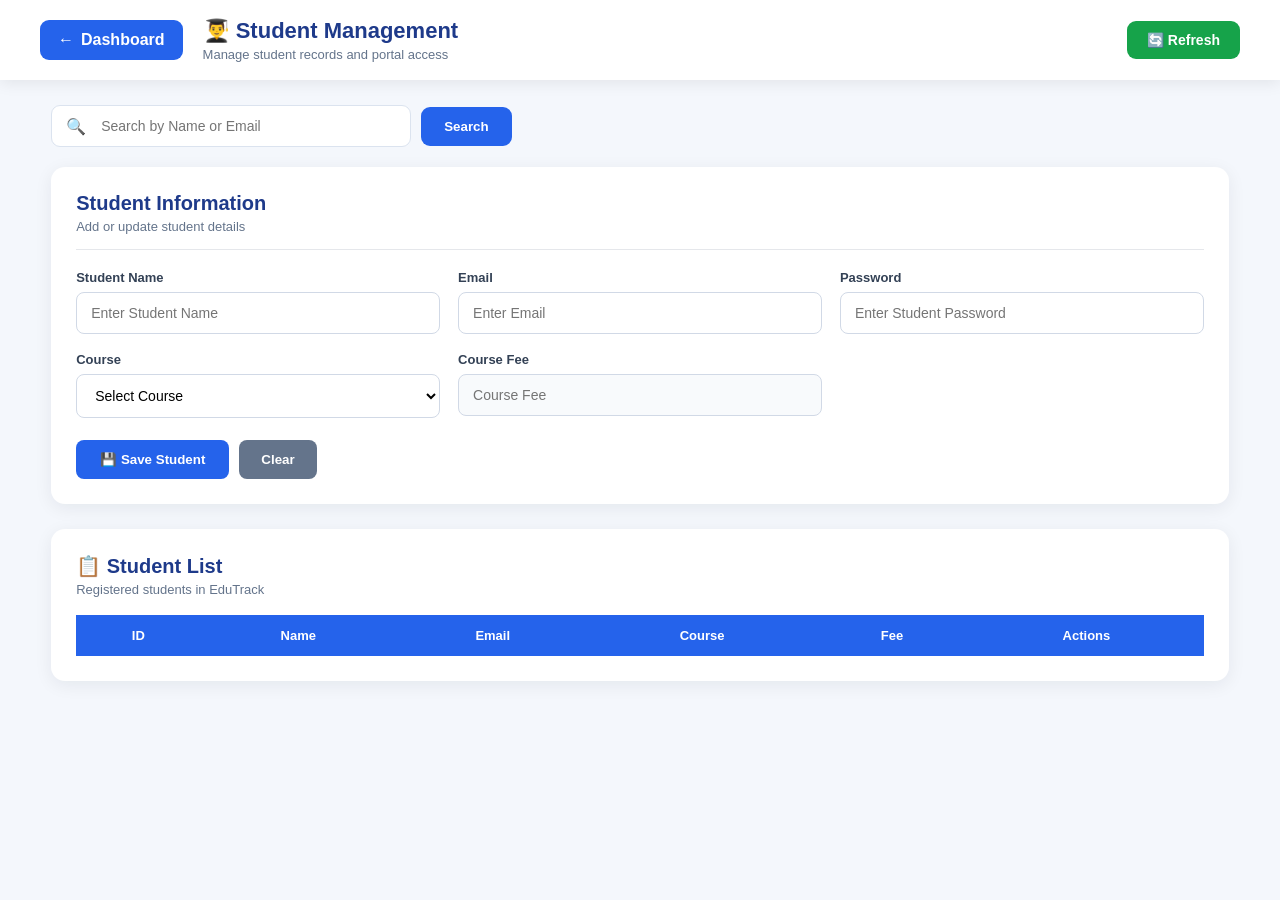
<file: src/main/resources/static/index.html>
<!DOCTYPE html>
<html lang="en">

<head>

    <meta charset="UTF-8">

    <meta name="viewport" content="width=device-width, initial-scale=1.0">

    <title>EduTrack - Student Management System</title>

    <link rel="stylesheet" href="style.css">

</head>

<body>

    <!-- =========================
         TOP NAVIGATION
    ========================== -->

    <div class="top-nav">

        <div class="left-nav">

            <a href="dashboard.html" class="back-btn">
                <span>←</span> Dashboard
            </a>

            <div class="page-title">

                <h2>👨‍🎓 Student Management</h2>

                <p>Manage student records and portal access</p>

            </div>

        </div>

        <div class="right-nav">

            <button onclick="refreshPage()" class="refresh-btn">
                🔄 Refresh
            </button>

        </div>

    </div>


    <div class="container">


        <!-- =========================
             SEARCH
        ========================== -->

        <div class="search-container">

            <div class="search-box">

                <span>🔍</span>

                <input
                    type="text"
                    id="searchStudent"
                    placeholder="Search by Name or Email"
                    onkeypress="if(event.key==='Enter') searchStudent()">

            </div>

            <button onclick="searchStudent()" class="search-btn">
                Search
            </button>

        </div>


        <!-- =========================
             STUDENT FORM
        ========================== -->

        <div class="form-card">

            <div class="form-heading">

                <div>
                    <h2>Student Information</h2>
                    <p>Add or update student details</p>
                </div>

            </div>


            <div class="form-container">

                <input type="hidden" id="studentId">


                <div class="form-group">

                    <label for="name">
                        Student Name
                    </label>

                    <input
                        type="text"
                        id="name"
                        placeholder="Enter Student Name">

                </div>


                <div class="form-group">

                    <label for="email">
                        Email
                    </label>

                    <input
                        type="email"
                        id="email"
                        placeholder="Enter Email">

                </div>


                <div class="form-group">

                    <label for="password">
                        Password
                    </label>

                    <input
                        type="password"
                        id="password"
                        placeholder="Enter Student Password">

                </div>


                <div class="form-group">

                    <label for="course">
                        Course
                    </label>

                    <select id="course">

                        <option value="">
                            Select Course
                        </option>

                    </select>

                </div>


                <div class="form-group">

                    <label for="fee">
                        Course Fee
                    </label>

                    <input
                        type="number"
                        id="fee"
                        placeholder="Course Fee"
                        readonly>

                </div>


            </div>


            <div class="form-actions">

                <button
                    onclick="saveStudent()"
                    class="save-btn">

                    💾 Save Student

                </button>

                <button
                    onclick="clearForm()"
                    class="clear-btn">

                    Clear

                </button>

            </div>

        </div>


        <!-- =========================
             STUDENT LIST
        ========================== -->

        <div class="table-card">

            <div class="table-header">

                <div>

                    <h2>📋 Student List</h2>

                    <p>Registered students in EduTrack</p>

                </div>

            </div>


            <div class="table-wrapper">

                <table>

                    <thead>

                        <tr>

                            <th>ID</th>

                            <th>Name</th>

                            <th>Email</th>

                            <th>Course</th>

                            <th>Fee</th>

                            <th>Actions</th>

                        </tr>

                    </thead>


                    <tbody id="studentTable">

                    </tbody>

                </table>

            </div>

        </div>

    </div>


    <script src="script.js"></script>

</body>

</html>
</file>
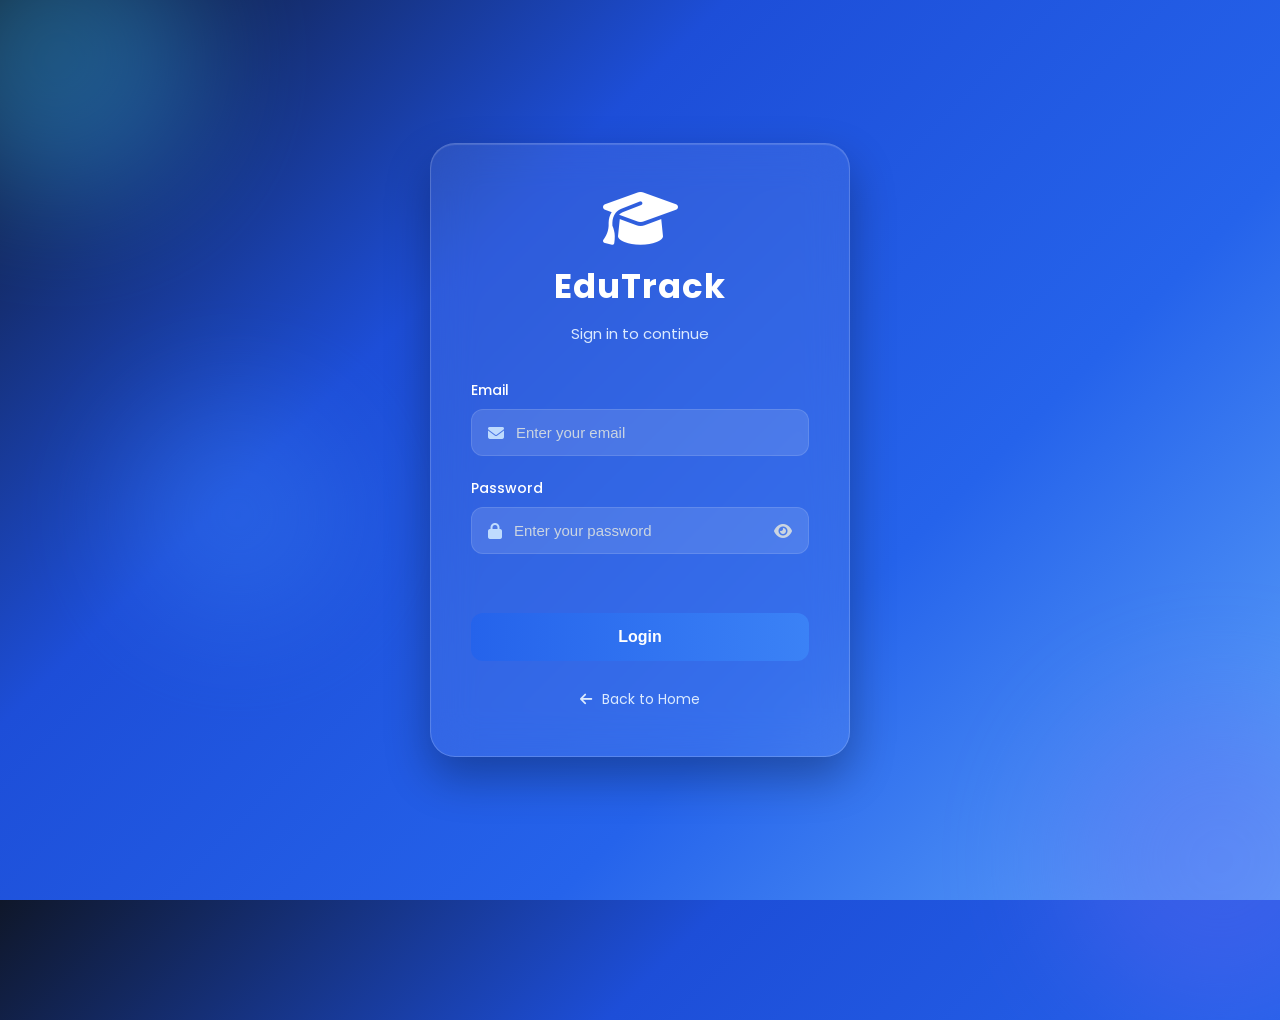
<file: src/main/resources/static/admin-login.html>
<!DOCTYPE html>
<html lang="en">

<head>

    <meta charset="UTF-8">
    <meta name="viewport" content="width=device-width, initial-scale=1.0">

    <title>EduTrack | Login</title>

    <!-- Google Font -->
    <link href="https://fonts.googleapis.com/css2?family=Poppins:wght@300;400;500;600;700&display=swap"
        rel="stylesheet">

    <!-- Font Awesome -->
    <link rel="stylesheet"
        href="https://cdnjs.cloudflare.com/ajax/libs/font-awesome/6.6.0/css/all.min.css">

    <link rel="stylesheet" href="admin-login.css">

</head>

<body>

    <!-- Background Blobs -->

    <div class="blob blob1"></div>
    <div class="blob blob2"></div>
    <div class="blob blob3"></div>

    <!-- Login Card -->

    <div class="login-container">

        <!-- Logo -->

        <div class="logo">

            <i class="fa-solid fa-graduation-cap"></i>

            <h1>EduTrack</h1>

        </div>

        <p class="subtitle">
            Sign in to continue
        </p>

        <!-- Login Form -->

        <form id="loginForm">

            <!-- Email -->

            <div class="input-group">

                <label>Email</label>

                <div class="input-box">

                    <i class="fa-solid fa-envelope"></i>

                    <input
                        type="email"
                        id="email"
                        placeholder="Enter your email"
                        required>

                </div>

            </div>

            <!-- Password -->

            <div class="input-group">

                <label>Password</label>

                <div class="input-box">

                    <i class="fa-solid fa-lock"></i>

                    <input
                        type="password"
                        id="password"
                        placeholder="Enter your password"
                        required>

                    <i
                        class="fa-solid fa-eye"
                        id="togglePassword"></i>

                </div>

            </div>

            <!-- Error Message -->

            <p id="errorMessage"></p>

            <!-- Login Button -->

            <button
                type="submit"
                id="loginBtn">

                Login

            </button>

        </form>

        <!-- Footer -->

        <div class="footer-links">

            <a href="landing.html">

                <i class="fa-solid fa-arrow-left"></i>

                Back to Home

            </a>

        </div>

    </div>

    <script src="admin-login.js"></script>

</body>

</html>
</file>
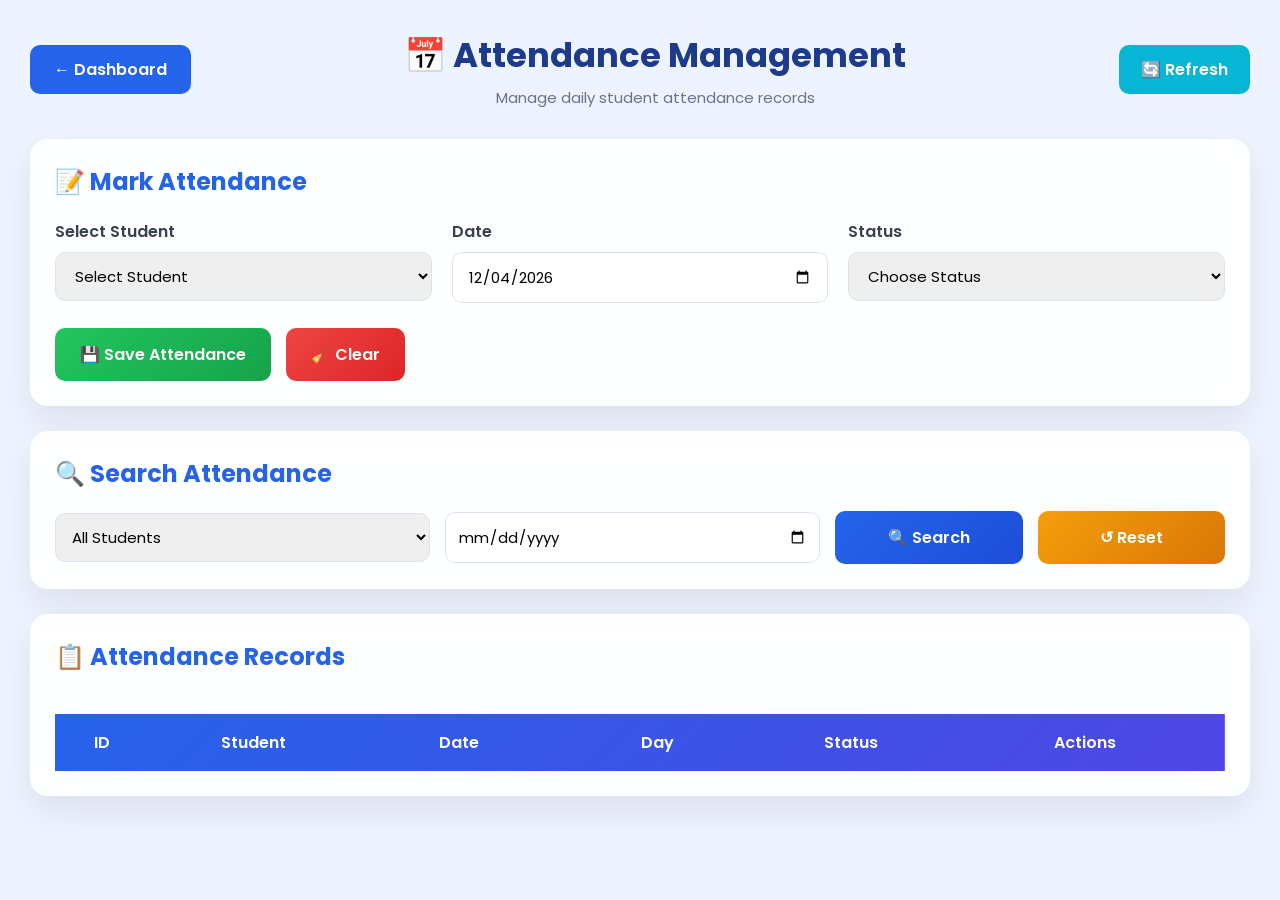
<file: src/main/resources/static/attendance.html>
<!DOCTYPE html>
<html lang="en">

<head>

    <meta charset="UTF-8">
    <meta name="viewport" content="width=device-width, initial-scale=1.0">

    <title>Attendance Management</title>

    <link rel="stylesheet" href="attendance.css">

</head>

<body>

<div class="container">

    <!-- ================= HEADER ================= -->

    <div class="top-bar">

        <a href="dashboard.html" class="back-btn">
            ← Dashboard
        </a>

        <div class="page-title">

            <h1>📅 Attendance Management</h1>

            <p>Manage daily student attendance records</p>

        </div>

        <button class="refresh-btn" onclick="refreshAttendance()">
            🔄 Refresh
        </button>

    </div>


    <!-- ================= ATTENDANCE FORM ================= -->

    <div class="card attendance-card">

        <h2>📝 Mark Attendance</h2>

        <input type="hidden" id="attendanceId">

        <div class="form-grid">

            <div class="form-group">

                <label>Select Student</label>

                <select id="studentId">

                    <option value="">Select Student</option>

                </select>

            </div>

            <div class="form-group">

                <label>Date</label>

                <input type="date" id="attendanceDate">

            </div>

            <div class="form-group">

                <label>Status</label>

                <select id="status">

                    <option value="">Choose Status</option>

                    <option value="Present">🟢 Present</option>

                    <option value="Absent">🔴 Absent</option>

                </select>

            </div>

        </div>

        <div class="button-row">

            <button class="save-btn" onclick="saveAttendance()">

                💾 Save Attendance

            </button>

            <button class="clear-btn" onclick="clearAttendanceForm()">

                🧹 Clear

            </button>

        </div>

    </div>


    <!-- ================= SEARCH ================= -->

    <div class="card search-card">

        <h2>🔍 Search Attendance</h2>

        <div class="search-grid">

            <select id="searchStudent">

                <option value="">All Students</option>

            </select>

            <input type="date" id="searchDate">

            <button class="search-btn" onclick="searchAttendance()">

                🔍 Search

            </button>

            <button class="reset-btn" onclick="resetSearch()">

                ↺ Reset

            </button>

        </div>

    </div>


    <!-- ================= TABLE ================= -->

   <!-- ================= TABLE ================= -->

<div class="card table-card">

    <div class="table-title">

        <h2>📋 Attendance Records</h2>

        <span id="recordCount"></span>

    </div>

    <div class="table-responsive">

        <table>

            <thead>

                <tr>

                    <th>ID</th>

                    <th>Student</th>

                    <th>Date</th>

                    <th>Day</th>

                    <th>Status</th>

                    <th>Actions</th>

                </tr>

            </thead>

            <tbody id="attendanceTable">

            </tbody>

        </table>

    </div>

</div>

<script src="attendance.js"></script>

</body>
</file>
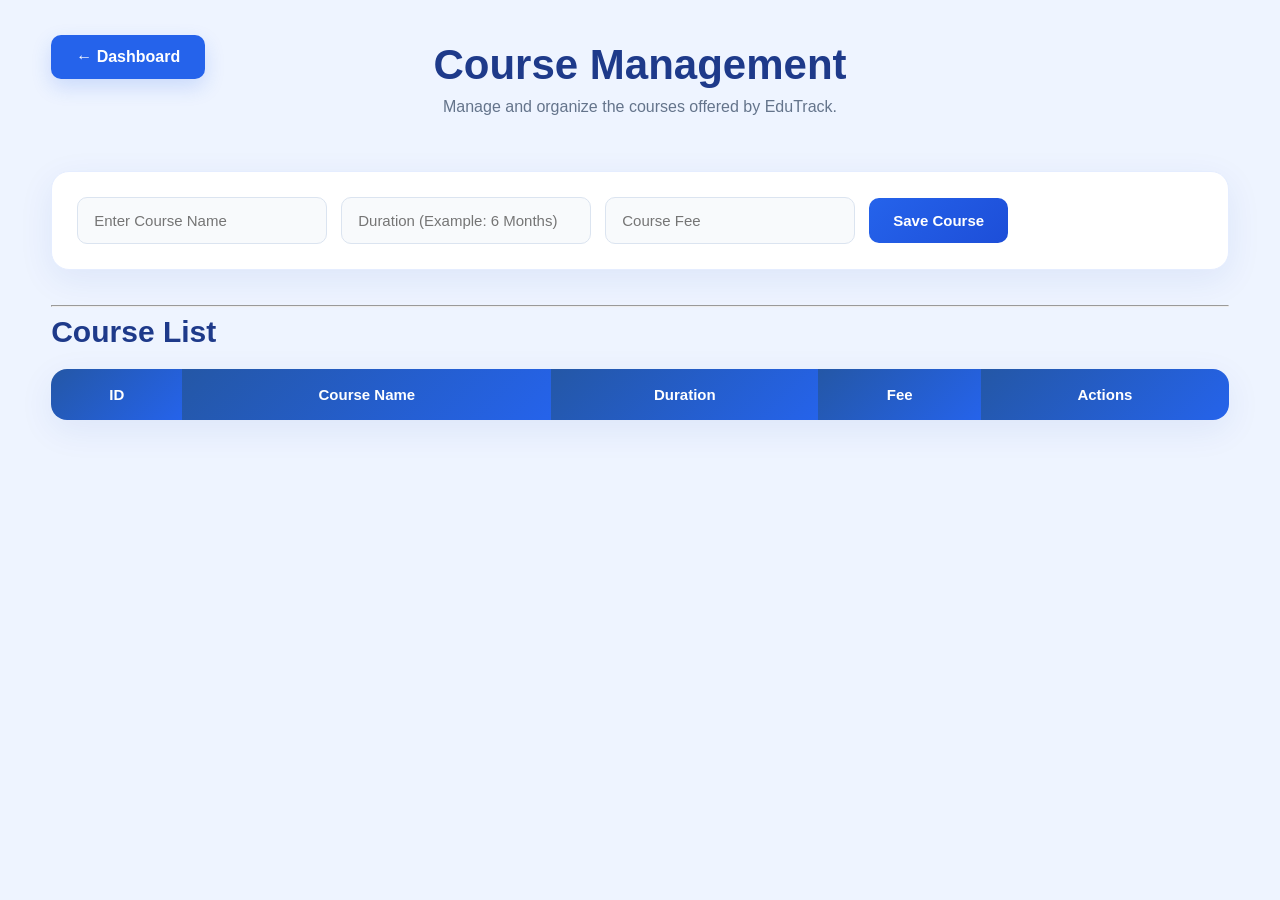
<file: src/main/resources/static/course.html>
<!DOCTYPE html>
<html lang="en">

<head>
    <meta charset="UTF-8">
    <title>Course Management</title>

    <link rel="stylesheet" href="course.css">
</head>

<body>

<div class="container">

    <div class="course-header">

        <a href="dashboard.html" class="back-btn">
            ← Dashboard
        </a>

        <h1>Course Management</h1>

        <p>
            Manage and organize the courses offered by EduTrack.
        </p>

    </div>

    <div class="form-container">

        <input type="hidden" id="courseId">

        <input
            type="text"
            id="courseName"
            placeholder="Enter Course Name">

        <input
            type="text"
            id="duration"
            placeholder="Duration (Example: 6 Months)">

        <input
            type="number"
            id="fee"
            placeholder="Course Fee">

        <button onclick="saveCourse()">
            Save Course
        </button>

    </div>

    <hr>

    <h2>Course List</h2>

    <table>

        <thead>

        <tr>

            <th>ID</th>

            <th>Course Name</th>

            <th>Duration</th>

            <th>Fee</th>

            <th>Actions</th>

        </tr>

        </thead>

        <tbody id="courseTable">

        </tbody>

    </table>

</div>

<script src="course.js"></script>

</body>
</html>
</file>
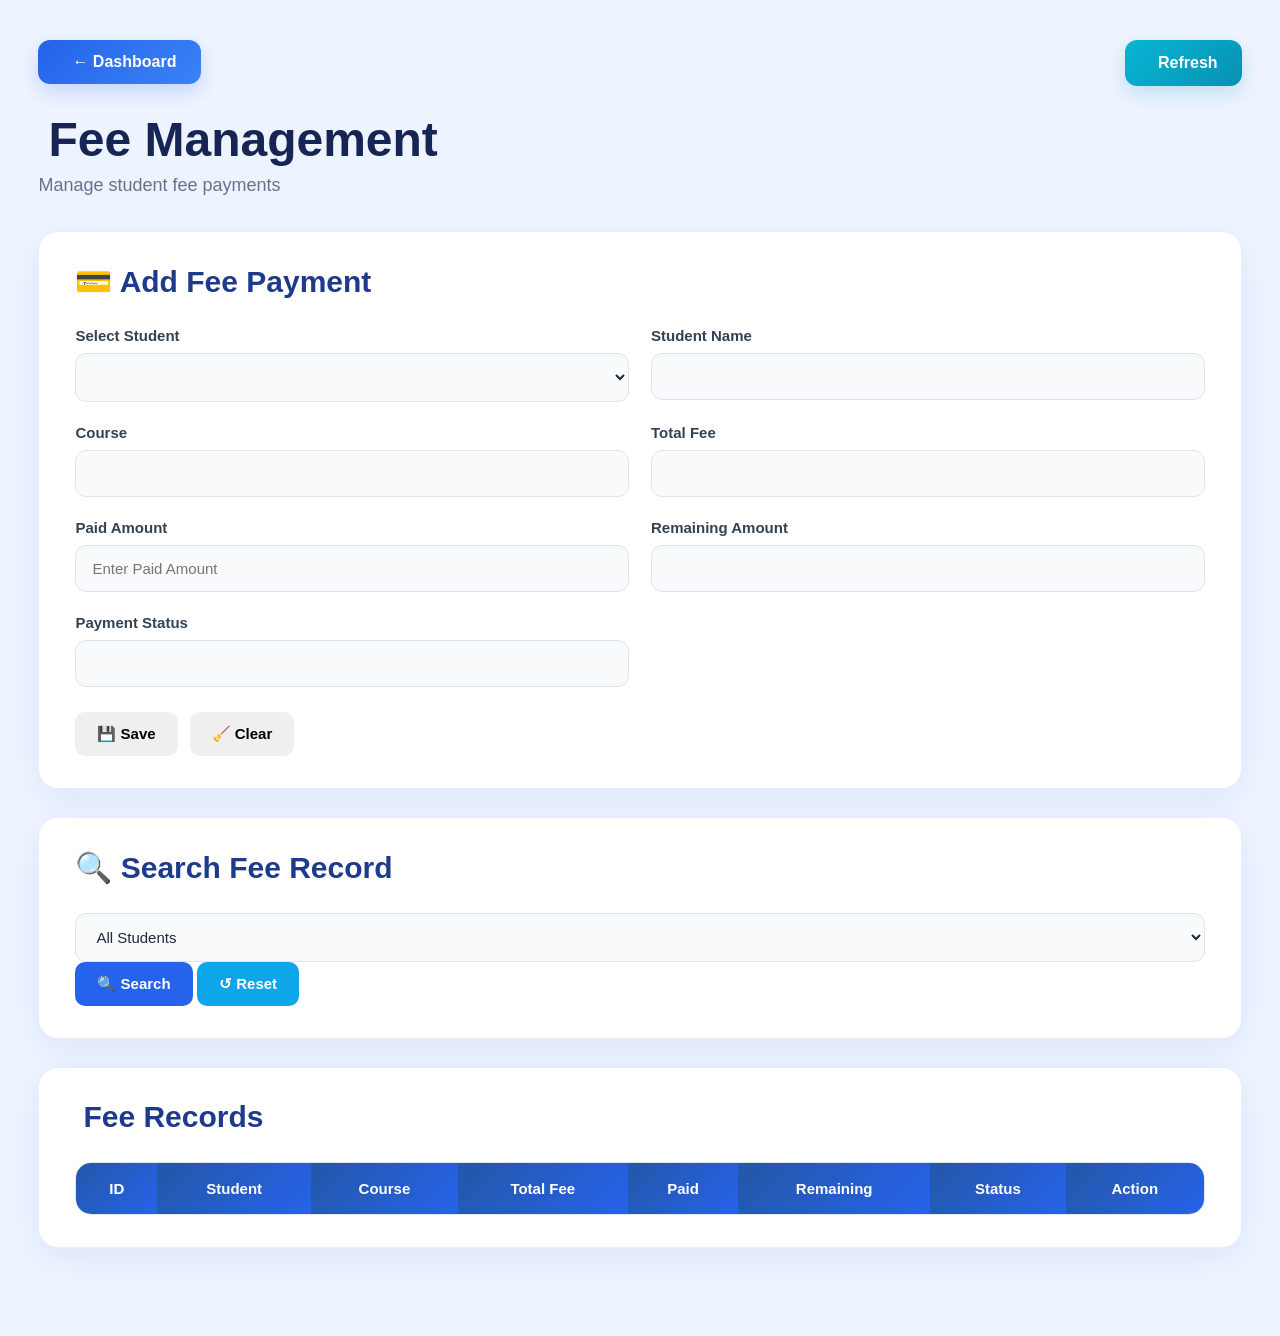
<file: src/main/resources/static/fee.html>
<!DOCTYPE html>
<html lang="en">

<head>

    <meta charset="UTF-8">
    <meta name="viewport" content="width=device-width, initial-scale=1.0">

    <title>Fee Management</title>

    <link rel="stylesheet" href="fee.css">

</head>

<body>

<div class="container">

    <!-- =========================
         PAGE HEADER
    ========================== -->

    <div class="page-header">

        <div class="header-left">

            <a href="dashboard.html" class="back-btn">
                <i class="fa-solid fa-arrow-left"></i>
                            ← Dashboard

            </a>

            <div class="page-title">

                <h1>
                    <i class="fa-solid fa-sack-dollar"></i>
                    Fee Management
                </h1>

                <p>
                    Manage student fee payments
                </p>

            </div>

        </div>


        <button class="refresh-btn"
                onclick="loadFees()">

            <i class="fa-solid fa-rotate"></i>
            Refresh

        </button>

    </div>

    <!-- Fee Form -->

    <div class="card">

        <h2>💳 Add Fee Payment</h2>

        <input type="hidden" id="feeId">

        <div class="form-grid">

            <div class="form-group">

                <label>Select Student</label>

                <select id="studentId"></select>

            </div>

            <div class="form-group">

                <label>Student Name</label>

                <input type="text" id="studentName" readonly>

            </div>

            <div class="form-group">

                <label>Course</label>

                <input type="text" id="course" readonly>

            </div>

            <div class="form-group">

                <label>Total Fee</label>

                <input type="number" id="totalFee" readonly>

            </div>

            <div class="form-group">

                <label>Paid Amount</label>

                <input type="number"
                       id="paidAmount"
                       placeholder="Enter Paid Amount"
                       onkeyup="calculateRemaining()">

            </div>

            <div class="form-group">

                <label>Remaining Amount</label>

                <input type="number"
                       id="remainingAmount"
                       readonly>

            </div>

            <div class="form-group">

                <label>Payment Status</label>

                <input type="text"
                       id="paymentStatus"
                       readonly>

            </div>

        </div>

        <div class="button-row">

            <button class="save-btn"
                    onclick="saveFee()">

                💾 Save

            </button>

            <button class="clear-btn"
                    onclick="clearFeeForm()">

                🧹 Clear

            </button>

        </div>

    </div>

    <!-- Search -->

    <div class="card">

        <h2>🔍 Search Fee Record</h2>

        <div class="search-grid">

            <select id="searchStudent">

                <option value="">All Students</option>

            </select>

            <button class="search-btn"
                    onclick="searchFee()">

                🔍 Search

            </button>

            <button class="reset-btn"
                    onclick="resetSearch()">

                ↺ Reset

            </button>

        </div>

    </div>

    <!-- Table -->

    <div class="card">

    <h2>
        <i class="fa-solid fa-clipboard-list"></i>
        Fee Records
    </h2>

    <div class="table-container">

        <table>

            <thead>

                <tr>
                    <th>ID</th>
                    <th>Student</th>
                    <th>Course</th>
                    <th>Total Fee</th>
                    <th>Paid</th>
                    <th>Remaining</th>
                    <th>Status</th>
                    <th>Action</th>
                </tr>

            </thead>

            <tbody id="feeTable">

                <!-- JavaScript will insert records here -->

            </tbody>

        </table>

    </div>

</div>

<script src="fee.js"></script>

</body>

</html>
</file>
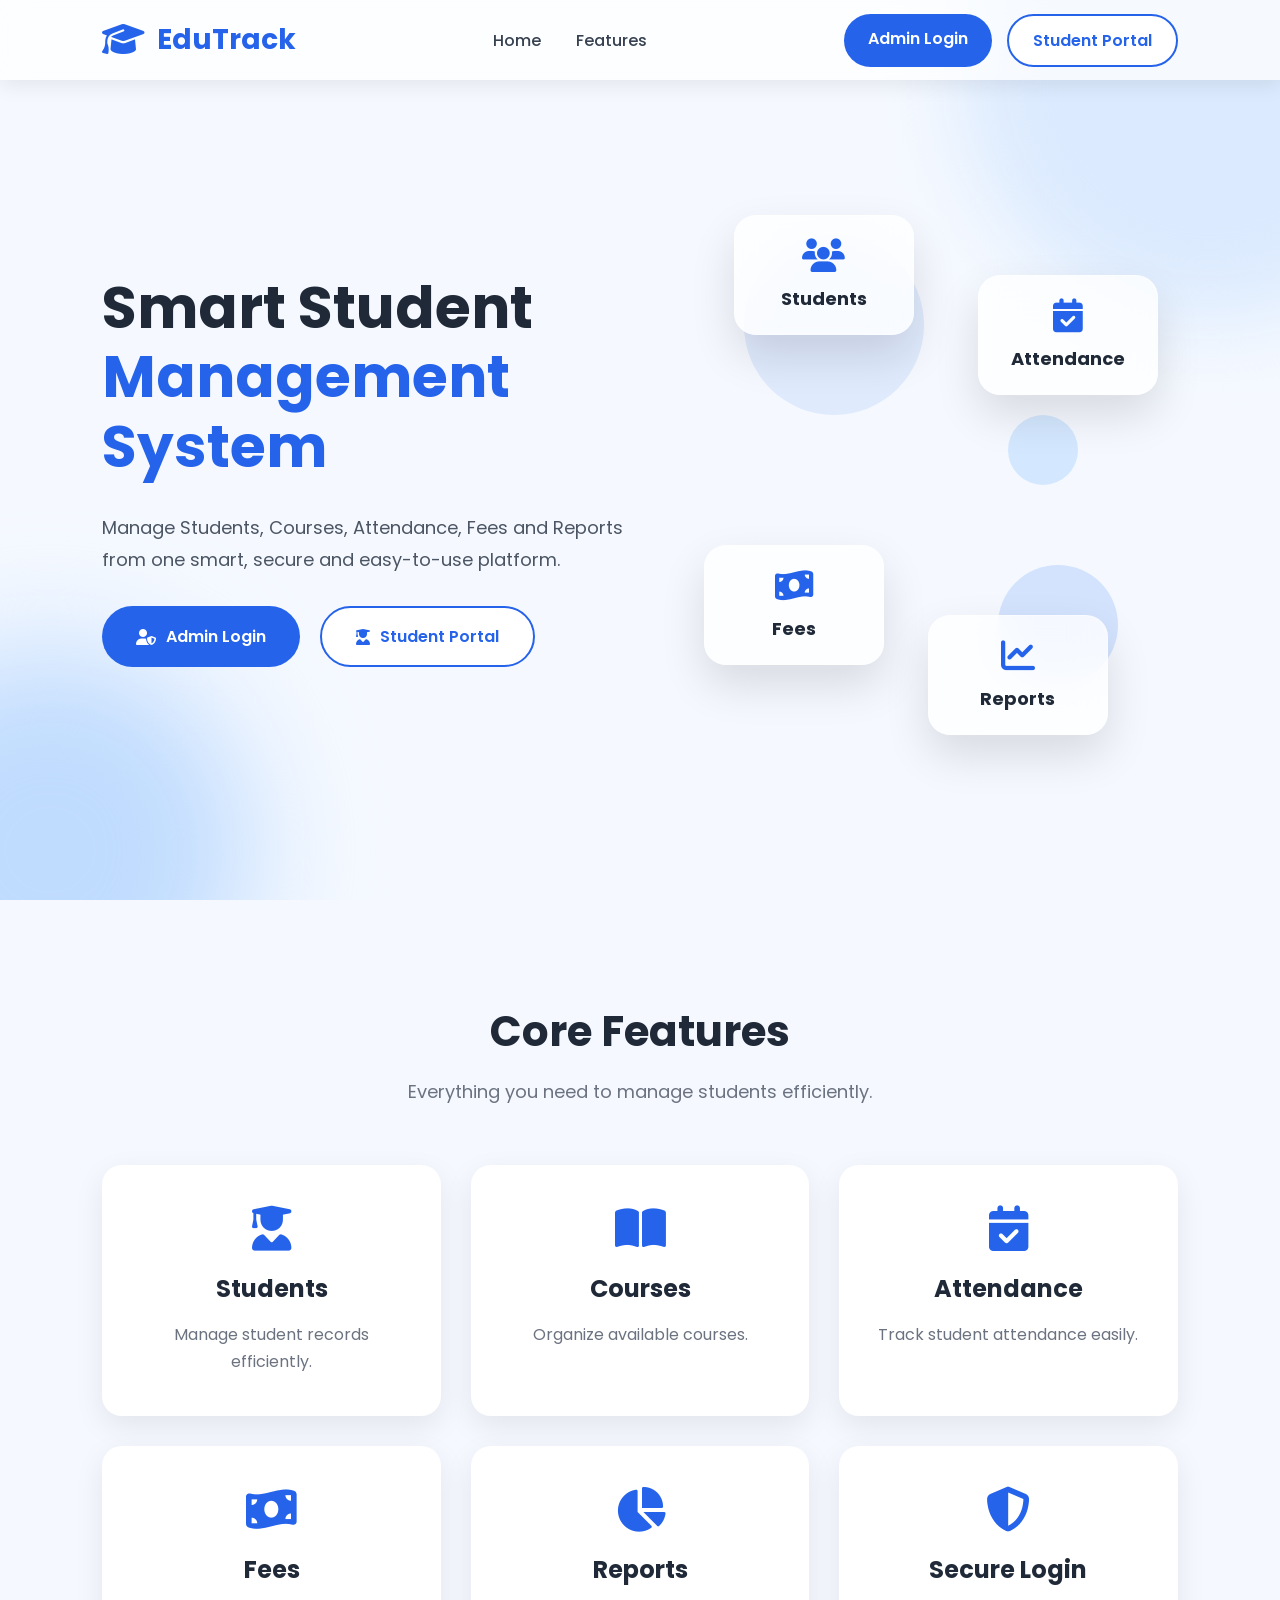
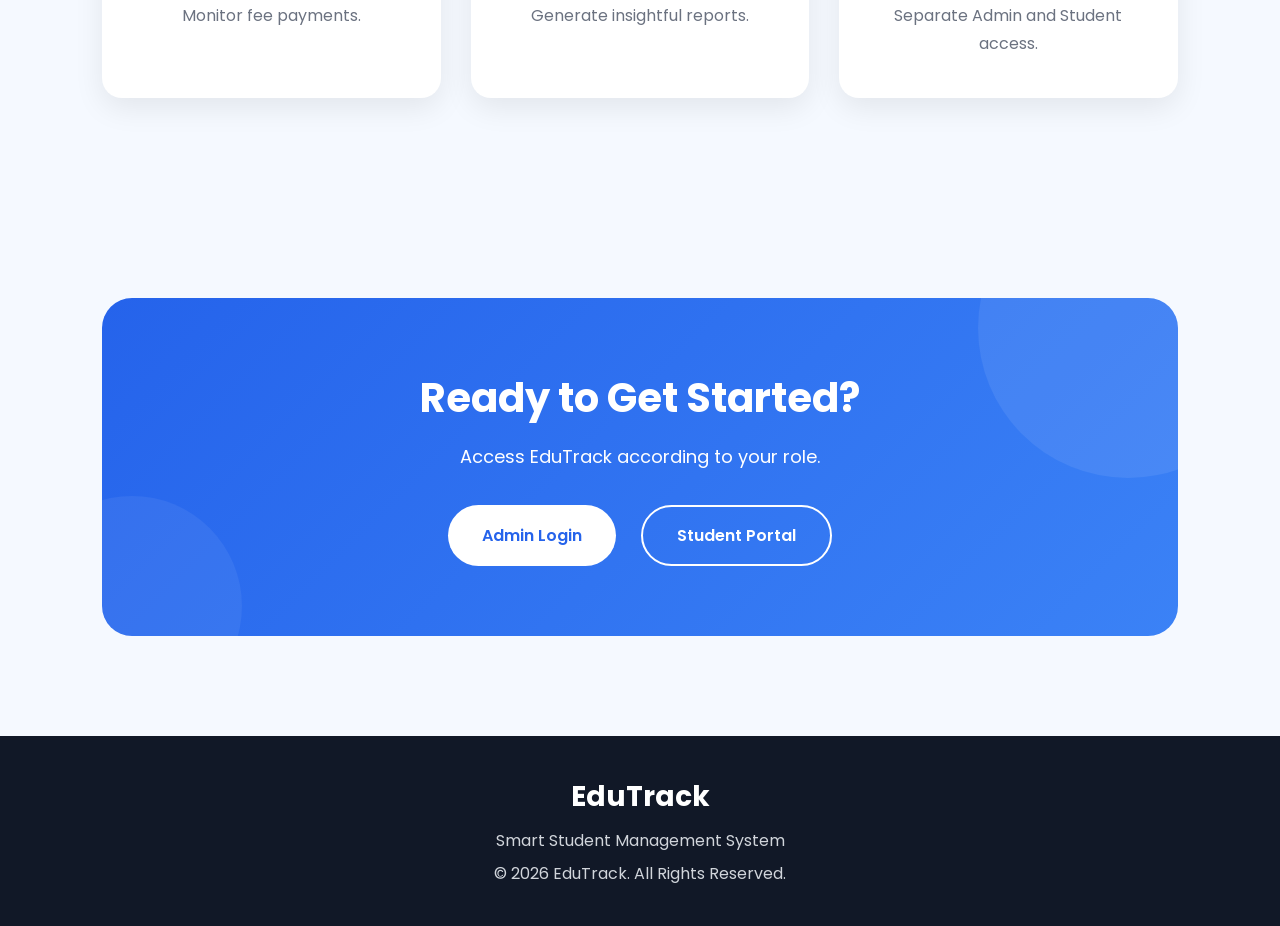
<file: src/main/resources/static/landing.html>
<!DOCTYPE html>
<html lang="en">

<head>

    <meta charset="UTF-8">
    <meta name="viewport" content="width=device-width, initial-scale=1.0">

    <title>EduTrack | Student Management System</title>

    <!-- Google Font -->
    <link href="https://fonts.googleapis.com/css2?family=Poppins:wght@300;400;500;600;700&display=swap" rel="stylesheet">

    <!-- Font Awesome -->
    <link rel="stylesheet"
          href="https://cdnjs.cloudflare.com/ajax/libs/font-awesome/6.6.0/css/all.min.css">

    <link rel="stylesheet" href="landing.css">

</head>

<body>

<!-- ================= NAVBAR ================= -->

<header>

    <nav class="navbar">

        <div class="logo">

            <i class="fa-solid fa-graduation-cap"></i>

            <span>EduTrack</span>

        </div>

        <ul class="nav-links">

            <li><a href="#home">Home</a></li>

            <li><a href="#features">Features</a></li>

        </ul>

        <div class="nav-buttons">

            <a href="admin-login.html" class="btn admin-btn">

                Admin Login

            </a>

            <a href="student-login.html" class="btn student-btn">

                Student Portal

            </a>

        </div>

    </nav>

</header>


<!-- ================= HERO ================= -->

<section class="hero" id="home">

    <div class="hero-content">

        <h1>

            Smart Student <br>

            <span>Management System</span>

        </h1>

        <p>

            Manage Students, Courses, Attendance,
            Fees and Reports from one smart,
            secure and easy-to-use platform.

        </p>

        <div class="hero-buttons">

            <a href="admin-login.html" class="primary-btn">

                <i class="fa-solid fa-user-shield"></i>

                Admin Login

            </a>

            <a href="student-login.html" class="secondary-btn">

                <i class="fa-solid fa-user-graduate"></i>

                Student Portal

            </a>

        </div>

    </div>


    <!-- Animated Illustration -->

    <div class="hero-illustration">

        <div class="circle circle1"></div>

        <div class="circle circle2"></div>

        <div class="circle circle3"></div>

        <div class="floating-card card1">

            <i class="fa-solid fa-users"></i>

            <h3>Students</h3>

        </div>

        <div class="floating-card card2">

            <i class="fa-solid fa-calendar-check"></i>

            <h3>Attendance</h3>

        </div>

        <div class="floating-card card3">

            <i class="fa-solid fa-money-bill-wave"></i>

            <h3>Fees</h3>

        </div>

        <div class="floating-card card4">

            <i class="fa-solid fa-chart-line"></i>

            <h3>Reports</h3>

        </div>

    </div>

</section>


<!-- ================= FEATURES ================= -->

<section class="features" id="features">

    <h2>Core Features</h2>

    <p>

        Everything you need to manage students efficiently.

    </p>

    <div class="feature-grid">

        <div class="feature-card">

            <i class="fa-solid fa-user-graduate"></i>

            <h3>Students</h3>

            <p>Manage student records efficiently.</p>

        </div>

        <div class="feature-card">

            <i class="fa-solid fa-book-open"></i>

            <h3>Courses</h3>

            <p>Organize available courses.</p>

        </div>

        <div class="feature-card">

            <i class="fa-solid fa-calendar-check"></i>

            <h3>Attendance</h3>

            <p>Track student attendance easily.</p>

        </div>

        <div class="feature-card">

            <i class="fa-solid fa-money-bill-wave"></i>

            <h3>Fees</h3>

            <p>Monitor fee payments.</p>

        </div>

        <div class="feature-card">

            <i class="fa-solid fa-chart-pie"></i>

            <h3>Reports</h3>

            <p>Generate insightful reports.</p>

        </div>

        <div class="feature-card">

            <i class="fa-solid fa-shield-halved"></i>

            <h3>Secure Login</h3>

            <p>Separate Admin and Student access.</p>

        </div>

    </div>

</section>


<!-- ================= CALL TO ACTION ================= -->

<section class="cta">

    <h2>

        Ready to Get Started?

    </h2>

    <p>

        Access EduTrack according to your role.

    </p>

    <div class="cta-buttons">

        <a href="admin-login.html" class="primary-btn">

            Admin Login

        </a>

        <a href="student-login.html" class="secondary-btn">

            Student Portal

        </a>

    </div>

</section>


<!-- ================= FOOTER ================= -->

<footer>

    <h3>EduTrack</h3>

    <p>

        Smart Student Management System

    </p>

    <p>

        © 2026 EduTrack. All Rights Reserved.

    </p>

</footer>


<script src="landing.js"></script>

</body>

</html>
</file>
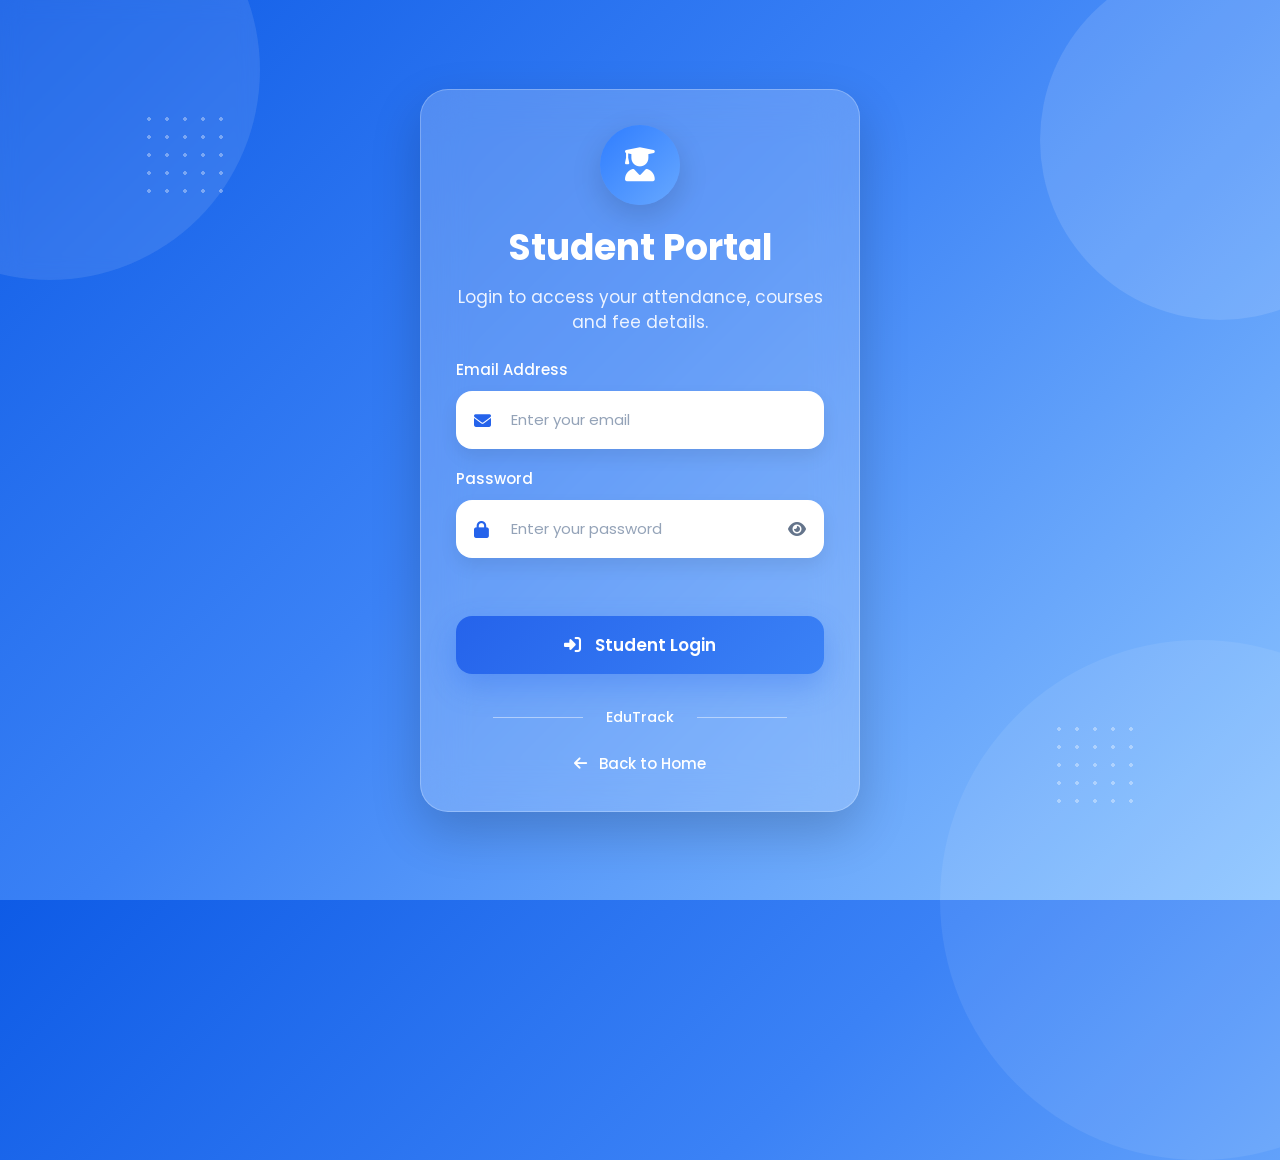
<file: src/main/resources/static/student-attendance.html>
<!DOCTYPE html>
<html lang="en">

<head>

    <meta charset="UTF-8">

    <meta name="viewport"
          content="width=device-width, initial-scale=1.0">

    <title>EduTrack | Attendance</title>

    <!-- Google Font -->
    <link rel="preconnect"
          href="https://fonts.googleapis.com">

    <link rel="preconnect"
          href="https://fonts.gstatic.com"
          crossorigin>

    <link href="https://fonts.googleapis.com/css2?family=Poppins:wght@300;400;500;600;700;800&display=swap"
          rel="stylesheet">

    <!-- Font Awesome -->
    <link rel="stylesheet"
          href="https://cdnjs.cloudflare.com/ajax/libs/font-awesome/6.6.0/css/all.min.css">

    <link rel="stylesheet"
          href="student-attendance.css">

</head>

<body>

    <div class="background-circle circle-one"></div>
    <div class="background-circle circle-two"></div>


    <div class="page-layout">

        <!-- =========================
             SIDEBAR
        ========================== -->

        <aside class="sidebar">

            <div class="sidebar-logo">

                <div class="logo-icon">
                    <i class="fa-solid fa-graduation-cap"></i>
                </div>

                <div>
                    <h2>EduTrack</h2>
                    <span>Student Portal</span>
                </div>

            </div>


            <nav class="sidebar-menu">

                <a href="student-dashboard.html">

                    <i class="fa-solid fa-house"></i>

                    <span>Dashboard</span>

                </a>


                <a href="student-profile.html">

                    <i class="fa-solid fa-user"></i>

                    <span>My Profile</span>

                </a>


                <a href="student-attendance.html"
                   class="active">

                    <i class="fa-solid fa-calendar-check"></i>

                    <span>Attendance</span>

                </a>


                <a href="student-fee.html">

                    <i class="fa-solid fa-wallet"></i>

                    <span>Fee Details</span>

                </a>

            </nav>


            <button id="logoutBtn"
                    class="logout-btn">

                <i class="fa-solid fa-right-from-bracket"></i>

                <span>Logout</span>

            </button>

        </aside>


        <!-- =========================
             MAIN CONTENT
        ========================== -->

        <main class="main-content">


            <!-- Header -->

            <header class="topbar">

                <div>

                    <p class="page-label">
                        STUDENT PORTAL
                    </p>

                    <h1>
                        Attendance
                    </h1>

                    <p class="welcome-text">
                        Track your daily attendance and attendance percentage.
                    </p>

                </div>


                <div class="top-profile">

                    <div class="top-avatar">

                        <i class="fa-solid fa-user"></i>

                    </div>

                    <div>

                        <strong id="topStudentName">
                            Student
                        </strong>

                        <span id="topStudentCourse">
                            Course
                        </span>

                    </div>

                </div>

            </header>


            <!-- =========================
                 ATTENDANCE SUMMARY
            ========================== -->

            <!-- =========================
     TODAY'S ATTENDANCE
========================== -->

<section class="attendance-summary">

    <!-- Today's Status -->

    <div class="today-attendance-card">

        <div class="today-icon" id="todayAttendanceIcon">
            <i class="fa-solid fa-calendar-check"></i>
        </div>

        <div class="today-content">

            <span class="today-label">
                TODAY'S ATTENDANCE
            </span>

            <h2 id="todayAttendanceStatus">
                Checking...
            </h2>

            <p id="todayAttendanceMessage">
                Checking today's attendance status...
            </p>

        </div>

    </div>


    <!-- Statistics -->

    <div class="attendance-stats">

        <div class="stat-card">

            <div class="stat-icon present">

                <i class="fa-solid fa-check"></i>

            </div>

            <div>

                <span>
                    Present
                </span>

                <strong id="presentCount">
                    0
                </strong>

            </div>

        </div>


        <div class="stat-card">

            <div class="stat-icon absent">

                <i class="fa-solid fa-xmark"></i>

            </div>

            <div>

                <span>
                    Absent
                </span>

                <strong id="absentCount">
                    0
                </strong>

            </div>

        </div>


        <div class="stat-card">

            <div class="stat-icon total">

                <i class="fa-solid fa-calendar-days"></i>

            </div>

            <div>

                <span>
                    Total Classes
                </span>

                <strong id="totalCount">
                    0
                </strong>

            </div>

        </div>

    </div>

</section>

            <!-- =========================
                 ATTENDANCE HISTORY
            ========================== -->

            <section class="history-card">

                <div class="section-header">

                    <div>

                        <h2>
                            Attendance History
                        </h2>

                        <p>
                            Your attendance records
                        </p>

                    </div>


                    <div class="student-info">

                        <i class="fa-solid fa-user-graduate"></i>

                        <span id="studentName">
                            Student
                        </span>

                    </div>

                </div>


                <!-- Table -->

                <div class="table-container">

                    <table>

                        <thead>

                            <tr>

                                <th>
                                    #
                                </th>

                                <th>
                                    Date
                                </th>

                                <th>
                                    Day
                                </th>

                                <th>
                                    Status
                                </th>

                            </tr>

                        </thead>


                        <tbody id="attendanceTableBody">

                            <tr>

                                <td colspan="4"
                                    class="loading">

                                    Loading attendance...

                                </td>

                            </tr>

                        </tbody>

                    </table>

                </div>

            </section>


            <!-- =========================
                 ATTENDANCE NOTE
            ========================== -->

            <section class="info-card">

                <div class="info-icon">

                    <i class="fa-solid fa-circle-info"></i>

                </div>

                <div>

                    <h3>
                        Attendance Reminder
                    </h3>

                    <p>
                        Regular attendance helps you stay up to date
                        with your classes and maintain your academic progress.
                    </p>

                </div>

            </section>


        </main>

    </div>


    <script src="student-attendance.js"></script>

</body>

</html>
</file>
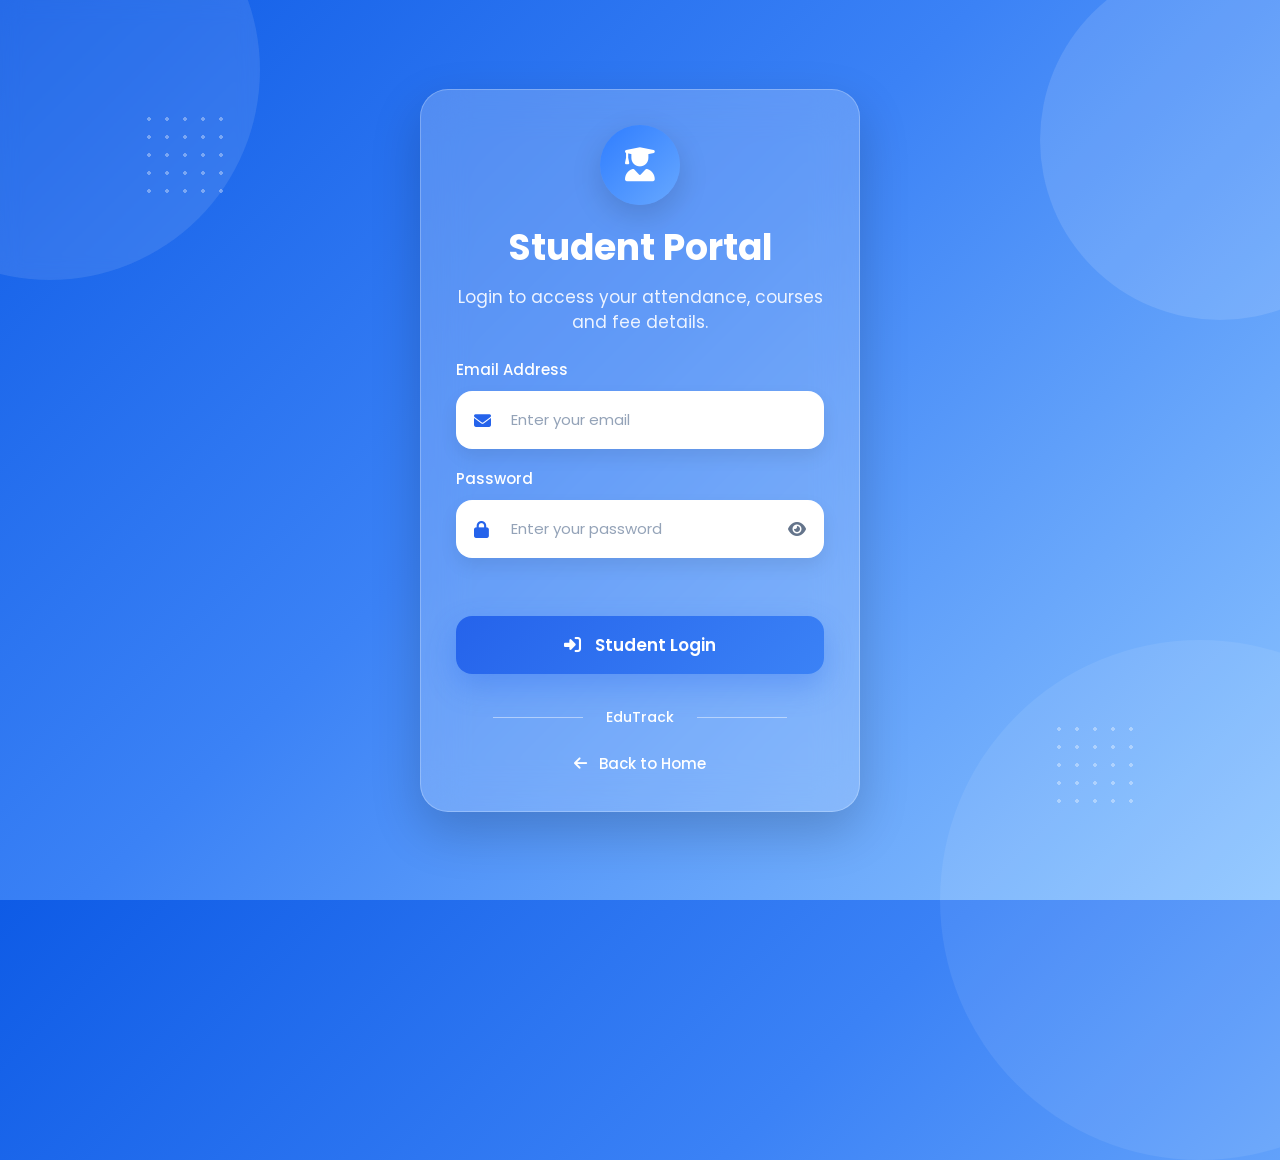
<file: src/main/resources/static/student-dashboard.html>
<!DOCTYPE html>
<html lang="en">

<head>

    <meta charset="UTF-8">

    <meta name="viewport"
          content="width=device-width, initial-scale=1.0">

    <title>EduTrack | Student Dashboard</title>


    <!-- Google Font -->

    <link rel="preconnect"
          href="https://fonts.googleapis.com">

    <link rel="preconnect"
          href="https://fonts.gstatic.com"
          crossorigin>

    <link href="https://fonts.googleapis.com/css2?family=Poppins:wght@300;400;500;600;700;800&display=swap"
          rel="stylesheet">


    <!-- Font Awesome -->

    <link rel="stylesheet"
          href="https://cdnjs.cloudflare.com/ajax/libs/font-awesome/6.6.0/css/all.min.css">


    <!-- Dashboard CSS -->

    <link rel="stylesheet"
          href="student-dashboard.css">

</head>


<body>


<!-- =========================================
     Background Shapes
========================================= -->

<div class="circle circle1"></div>

<div class="circle circle2"></div>



<!-- =========================================
     Dashboard
========================================= -->

<div class="dashboard">


    <!-- =====================================
         SIDEBAR
    ====================================== -->
<aside class="sidebar">

    <div class="logo">

        <i class="fa-solid fa-graduation-cap"></i>

        <div>
            <h2>EduTrack</h2>
            <span>Student Portal</span>
        </div>

    </div>

    <nav class="sidebar-nav">

        <ul>

            <li class="active">
                <a href="student-dashboard.html">
                    <i class="fa-solid fa-house"></i>
                    <span>Dashboard</span>
                </a>
            </li>

            <li>
                <a href="student-profile.html">
                    <i class="fa-solid fa-user"></i>
                    <span>My Profile</span>
                </a>
            </li>

            <li>
                <a href="student-attendance.html">
                    <i class="fa-solid fa-calendar-check"></i>
                    <span>Attendance</span>
                </a>
            </li>

            <li>
                <a href="student-fee.html">
                    <i class="fa-solid fa-wallet"></i>
                    <span>Fee Details</span>
                </a>
            </li>

        </ul>

    </nav>

    <button class="logout-btn" id="logoutBtn">
        <i class="fa-solid fa-right-from-bracket"></i>
        Logout
    </button>

</aside>



    <!-- =====================================
         MAIN CONTENT
    ====================================== -->

    <main class="main-content">


        <!-- =================================
             TOP BAR
        ================================== -->

        <header class="topbar">


            <!-- Welcome -->

            <div>

                <h1>

                    Welcome Back,

                    <span id="studentName">
                        Student
                    </span>

                    👋

                </h1>


                <p>
                    Here's your academic overview.
                </p>

            </div>



            <!-- Student Profile -->

            <div class="profile">


                <div class="avatar">

                    <i class="fa-solid fa-user"></i>

                </div>


                <div>

                    <h3 id="profileName">
                        Student
                    </h3>

                    <span id="profileCourse">
                        Course
                    </span>

                </div>


            </div>


        </header>



        <!-- =================================
             HERO CARD
        ================================== -->

        <section class="hero-card">


            <div>

                <h2>
                    Student Dashboard
                </h2>


                <p>

                    Track your attendance, monitor fee payments,
                    manage courses and stay updated with your
                    academic progress.

                </p>

            </div>



            <!-- Current Date -->

            <div class="hero-date">

                <i class="fa-solid fa-calendar-days"></i>

                <span id="currentDate"></span>

            </div>


        </section>



        <!-- =================================
             STATISTICS
        ================================== -->

        <section class="stats">


            <!-- Today's Attendance -->

            <div class="card">

                <i class="fa-solid fa-calendar-check icon blue"></i>

                <h4>
                    Today's Attendance
                </h4>


                <h2 id="attendancePercent">

                    NOT MARKED

                </h2>

            </div>



            <!-- Fee Paid -->

            <div class="card">

                <i class="fa-solid fa-wallet icon green"></i>

                <h4>
                    Fee Paid
                </h4>


                <h2 id="feePaid">

                    ₹0

                </h2>

            </div>



            <!-- Pending Fee -->

            <div class="card">

                <i class="fa-solid fa-hourglass-half icon orange"></i>

                <h4>
                    Pending Fee
                </h4>


                <h2 id="pendingFee">

                    ₹0

                </h2>

            </div>



            <!-- Courses -->

            <div class="card">

                <i class="fa-solid fa-book icon purple"></i>

                <h4>
                    Courses
                </h4>


                <h2 id="courseCount">

                    0

                </h2>

            </div>


        </section>



        <!-- =================================
             DASHBOARD GRID
        ================================== -->

        <section class="dashboard-grid">



            <!-- =================================
                 TODAY'S ATTENDANCE
            ================================== -->

            <div class="glass-card attendance-status-card">


                <h3>
                    Today's Attendance
                </h3>



                <div class="today-attendance">


                    <!-- Status Icon -->

                    <div id="attendanceStatusIcon"
                         class="attendance-status-icon not-marked">

                        <i class="fa-solid fa-calendar-check"></i>

                    </div>



                    <!-- Status -->

                    <div class="attendance-status-text">


                        <span id="attendanceStatus">

                            NOT MARKED

                        </span>


                        <p id="attendanceDateText">

                            Attendance has not been marked
                            for today.

                        </p>


                    </div>


                </div>


            </div>



            <!-- =================================
                 STUDENT PROFILE
            ================================== -->

            <div class="glass-card">


                <h3>
                    Student Profile
                </h3>



                <ul class="profile-list">


                    <li>

                        <strong>
                            Name
                        </strong>

                        <span id="studentFullName">
                            Student
                        </span>

                    </li>



                    <li>

                        <strong>
                            Email
                        </strong>

                        <span id="studentEmail">
                            -
                        </span>

                    </li>



                    <li>

                        <strong>
                            Course
                        </strong>

                        <span id="studentCourse">
                            -
                        </span>

                    </li>


                </ul>


            </div>



            <!-- =================================
                 FEE STATUS
            ================================== -->

            <div class="glass-card">


                <h3>
                    Fee Status
                </h3>



                <div class="fee-box">


                    <p>

                        Total Fee

                        <span id="totalFee">

                            ₹0

                        </span>

                    </p>



                    <p>

                        Paid

                        <span id="paidFee">

                            ₹0

                        </span>

                    </p>



                    <p>

                        Remaining

                        <span id="remainingFee">

                            ₹0

                        </span>

                    </p>


                </div>


            </div>



            <!-- =================================
                 NOTIFICATIONS
            ================================== -->

            <div class="glass-card">


                <h3>
                    Notifications
                </h3>



                <ul class="notification-list">


                    <li>

                        <i class="fa-solid fa-calendar-check"></i>

                        Attendance Updated

                    </li>



                    <li>

                        <i class="fa-solid fa-wallet"></i>

                        Fee Reminder

                    </li>


                </ul>


            </div>


        </section>


    </main>


</div>



<!-- =========================================
     JAVASCRIPT
========================================= -->

<script src="student-dashboard.js"></script>


</body>

</html>
</file>
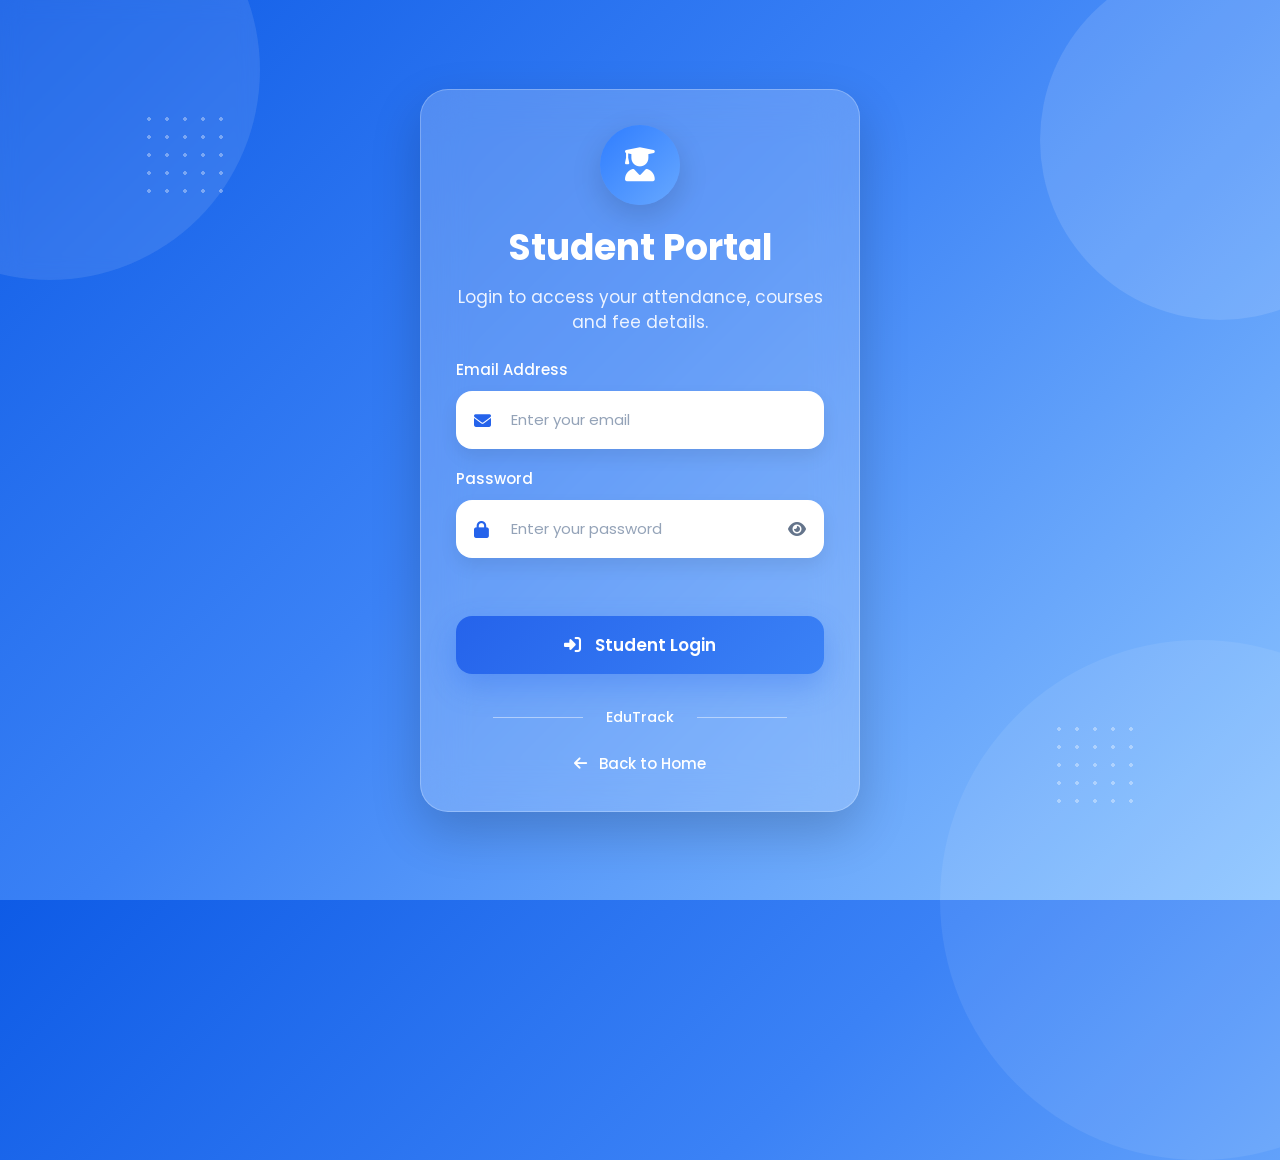
<file: src/main/resources/static/student-fee.html>
<!DOCTYPE html>
<html lang="en">

<head>

    <meta charset="UTF-8">

    <meta name="viewport"
          content="width=device-width, initial-scale=1.0">

    <title>EduTrack | Fee Details</title>

    <!-- Google Font -->
    <link rel="preconnect"
          href="https://fonts.googleapis.com">

    <link rel="preconnect"
          href="https://fonts.gstatic.com"
          crossorigin>

    <link href="https://fonts.googleapis.com/css2?family=Poppins:wght@300;400;500;600;700;800&display=swap"
          rel="stylesheet">

    <!-- Font Awesome -->
    <link rel="stylesheet"
          href="https://cdnjs.cloudflare.com/ajax/libs/font-awesome/6.6.0/css/all.min.css">

    <link rel="stylesheet"
          href="student-fee.css">

</head>


<body>

    <!-- Background -->
    <div class="background-circle circle-one"></div>
    <div class="background-circle circle-two"></div>


    <div class="page-layout">


        <!-- =========================
             SIDEBAR
        ========================== -->

        <aside class="sidebar">


            <!-- Logo -->

            <div class="sidebar-logo">

                <div class="logo-icon">

                    <i class="fa-solid fa-graduation-cap"></i>

                </div>

                <div>

                    <h2>EduTrack</h2>

                    <span>Student Portal</span>

                </div>

            </div>


            <!-- Navigation -->

            <nav class="sidebar-menu">


                <a href="student-dashboard.html">

                    <i class="fa-solid fa-house"></i>

                    <span>Dashboard</span>

                </a>


                <a href="student-profile.html">

                    <i class="fa-solid fa-user"></i>

                    <span>My Profile</span>

                </a>


                <a href="student-attendance.html">

                    <i class="fa-solid fa-calendar-check"></i>

                    <span>Attendance</span>

                </a>


                <a href="student-fee.html"
                   class="active">

                    <i class="fa-solid fa-wallet"></i>

                    <span>Fee Details</span>

                </a>


            </nav>


            <!-- Logout -->

            <button id="logoutBtn"
                    class="logout-btn">

                <i class="fa-solid fa-right-from-bracket"></i>

                <span>Logout</span>

            </button>


        </aside>


        <!-- =========================
             MAIN CONTENT
        ========================== -->

        <main class="main-content">


            <!-- =========================
                 HEADER
            ========================== -->

            <header class="topbar">


                <div>

                    <p class="page-label">
                        STUDENT PORTAL
                    </p>

                    <h1>
                        Fee Details
                    </h1>

                    <p class="welcome-text">
                        View your fee payment details and payment status.
                    </p>

                </div>


                <!-- Student Profile -->

                <div class="top-profile">


                    <div class="top-avatar">

                        <i class="fa-solid fa-user"></i>

                    </div>


                    <div>

                        <strong id="topStudentName">
                            Student
                        </strong>

                        <span id="topStudentCourse">
                            Course
                        </span>

                    </div>


                </div>


            </header>


            <!-- =========================
                 FEE SUMMARY
            ========================== -->

            <section class="fee-summary">


                <!-- Total Fee -->

                <div class="fee-card total-fee">

                    <div class="fee-icon">

                        <i class="fa-solid fa-file-invoice-dollar"></i>

                    </div>

                    <div>

                        <span>
                            Total Fee
                        </span>

                        <h2 id="totalFee">
                            ₹0
                        </h2>

                    </div>

                </div>


                <!-- Paid Fee -->

                <div class="fee-card paid-fee">

                    <div class="fee-icon">

                        <i class="fa-solid fa-circle-check"></i>

                    </div>

                    <div>

                        <span>
                            Paid Amount
                        </span>

                        <h2 id="paidFee">
                            ₹0
                        </h2>

                    </div>

                </div>


                <!-- Remaining Fee -->

                <div class="fee-card remaining-fee">

                    <div class="fee-icon">

                        <i class="fa-solid fa-hourglass-half"></i>

                    </div>

                    <div>

                        <span>
                            Remaining Fee
                        </span>

                        <h2 id="remainingFee">
                            ₹0
                        </h2>

                    </div>

                </div>


            </section>


            <!-- =========================
                 PAYMENT STATUS
            ========================== -->

            <section class="payment-status-card">


                <div class="status-left">

                    <div class="status-icon">

                        <i class="fa-solid fa-wallet"></i>

                    </div>


                    <div>

                        <p>
                            Payment Status
                        </p>

                        <h2 id="paymentStatus">
                            Loading...
                        </h2>

                    </div>

                </div>


                <div class="status-message"
                     id="statusMessage">

                    Checking your fee status...

                </div>


            </section>


            <!-- =========================
                 STUDENT FEE INFORMATION
            ========================== -->

            <section class="fee-details-card">


                <div class="section-header">

                    <div>

                        <h2>
                            Fee Information
                        </h2>

                        <p>
                            Your current academic fee details
                        </p>

                    </div>


                    <div class="student-info">

                        <i class="fa-solid fa-user-graduate"></i>

                        <span id="studentName">
                            Student
                        </span>

                    </div>

                </div>


                <!-- Details -->

                <div class="details-grid">


                    <div class="detail-item">

                        <span>
                            Student ID
                        </span>

                        <strong id="studentId">
                            --
                        </strong>

                    </div>


                    <div class="detail-item">

                        <span>
                            Student Name
                        </span>

                        <strong id="studentFullName">
                            --
                        </strong>

                    </div>


                    <div class="detail-item">

                        <span>
                            Email
                        </span>

                        <strong id="studentEmail">
                            --
                        </strong>

                    </div>


                    <div class="detail-item">

                        <span>
                            Course
                        </span>

                        <strong id="studentCourse">
                            --
                        </strong>

                    </div>


                </div>


            </section>


            <!-- =========================
                 FEE BREAKDOWN
            ========================== -->

            <section class="breakdown-card">


                <div class="section-header">

                    <div>

                        <h2>
                            Fee Breakdown
                        </h2>

                        <p>
                            Overview of your fee payment
                        </p>

                    </div>

                </div>


                <div class="fee-breakdown">


                    <div class="breakdown-row">

                        <span>
                            Total Fee
                        </span>

                        <strong id="breakdownTotal">
                            ₹0
                        </strong>

                    </div>


                    <div class="breakdown-row">

                        <span>
                            Amount Paid
                        </span>

                        <strong id="breakdownPaid">
                            ₹0
                        </strong>

                    </div>


                    <div class="breakdown-row remaining-row">

                        <span>
                            Remaining Amount
                        </span>

                        <strong id="breakdownRemaining">
                            ₹0
                        </strong>

                    </div>


                </div>


            </section>


            <!-- =========================
                 INFORMATION NOTE
            ========================== -->

            <section class="info-card">


                <div class="info-icon">

                    <i class="fa-solid fa-circle-info"></i>

                </div>


                <div>

                    <h3>
                        Fee Reminder
                    </h3>

                    <p>
                        Please make sure your pending fees are paid
                        within the prescribed deadline to avoid any
                        interruption in your academic activities.
                    </p>

                </div>


            </section>


        </main>

    </div>


    <script src="student-fee.js"></script>

</body>

</html>
</file>
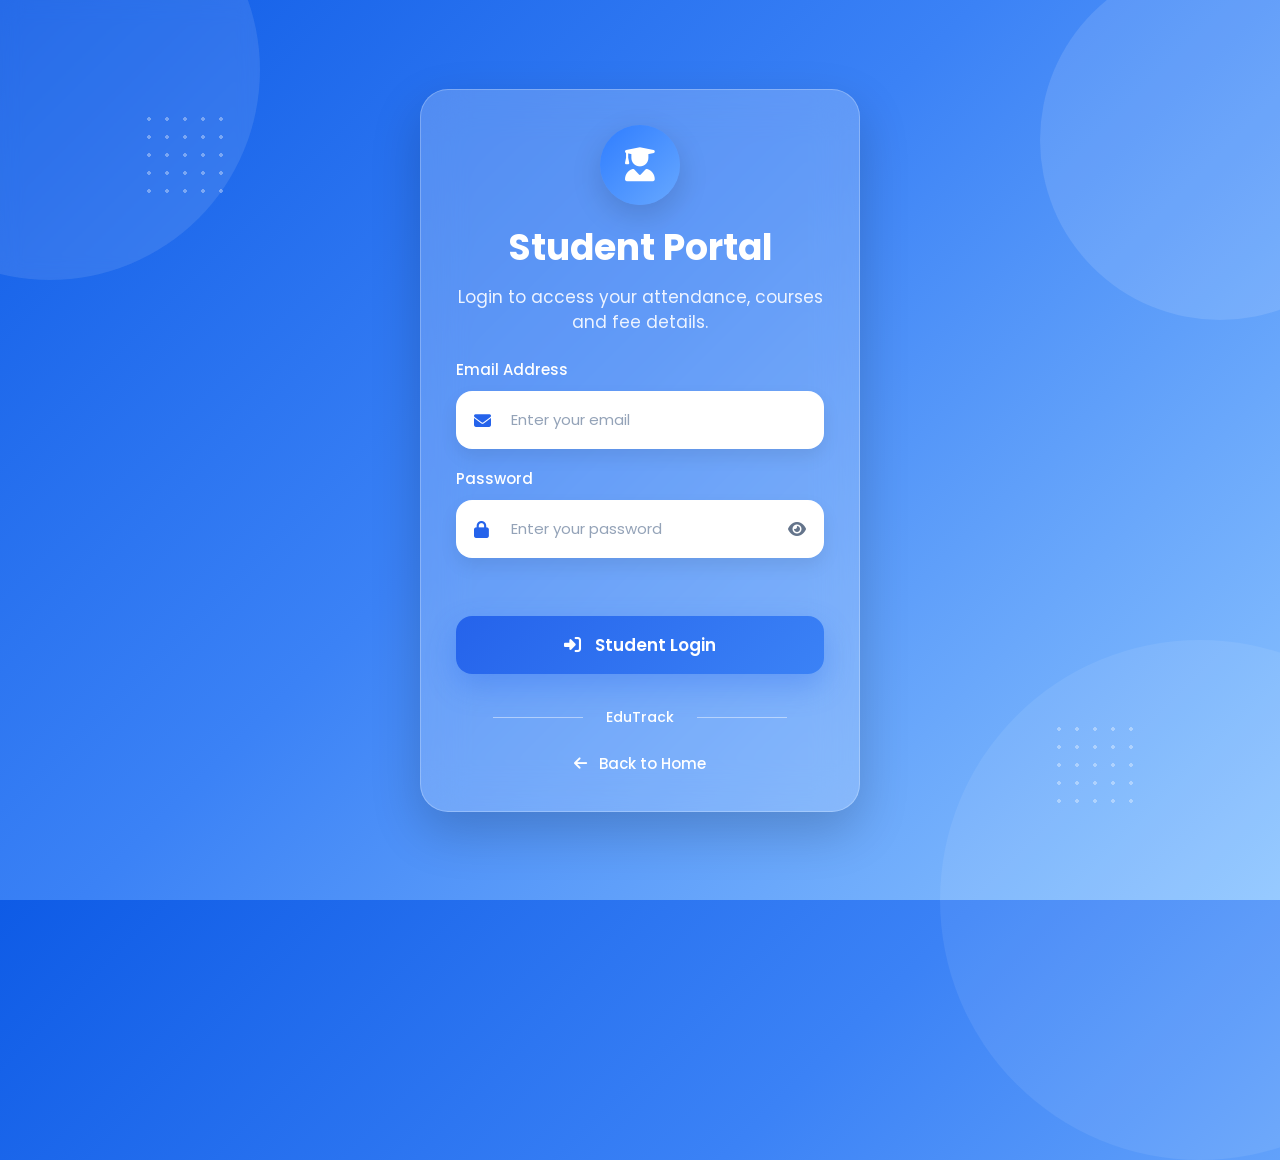
<file: src/main/resources/static/student-login.html>
<!DOCTYPE html>
<html lang="en">

<head>

    <meta charset="UTF-8">
    <meta name="viewport"
          content="width=device-width, initial-scale=1.0">

    <title>EduTrack | Student Login</title>

    <!-- Google Font -->

    <link href="https://fonts.googleapis.com/css2?family=Poppins:wght@300;400;500;600;700;800&display=swap"
          rel="stylesheet">

    <!-- Font Awesome -->

    <link rel="stylesheet"
          href="https://cdnjs.cloudflare.com/ajax/libs/font-awesome/6.6.0/css/all.min.css">

    <link rel="stylesheet"
          href="student-login.css">

</head>

<body>

    <!-- Decorative Background -->

    <div class="bg-circle circle1"></div>
    <div class="bg-circle circle2"></div>
    <div class="bg-circle circle3"></div>

    <div class="grid-left"></div>
    <div class="grid-right"></div>

    <!-- Login Card -->

    <div class="login-card">

        <!-- Logo -->

        <div class="logo">

            <div class="logo-icon">

                <i class="fa-solid fa-user-graduate"></i>

            </div>

            <h1>Student Portal</h1>

            <p>

                Login to access your attendance,
                courses and fee details.

            </p>

        </div>


        <!-- Login Form -->

        <form id="studentLoginForm">

            <!-- Email -->

            <div class="input-group">

                <label>Email Address</label>

                <div class="input-box">

                    <i class="fa-solid fa-envelope"></i>

                    <input type="email"
                           id="email"
                           placeholder="Enter your email"
                           required>

                </div>

            </div>


            <!-- Password -->

            <div class="input-group">

                <label>Password</label>

                <div class="input-box">

                    <i class="fa-solid fa-lock"></i>

                    <input type="password"
                           id="password"
                           placeholder="Enter your password"
                           required>

                    <i class="fa-solid fa-eye"
                       id="togglePassword"></i>

                </div>

            </div>


            <!-- Error -->

            <p id="errorMessage"></p>


            <!-- Button -->

            <button type="submit"
                    id="loginBtn">

                <i class="fa-solid fa-right-to-bracket"></i>

                Student Login

            </button>

        </form>


        <!-- Divider -->

        <div class="divider">

            <span>EduTrack</span>

        </div>


        <!-- Footer -->

        <div class="footer">

            <a href="landing.html">

                <i class="fa-solid fa-arrow-left"></i>

                Back to Home

            </a>

        </div>

    </div>

    <script src="student-login.js"></script>

</body>

</html>
</file>
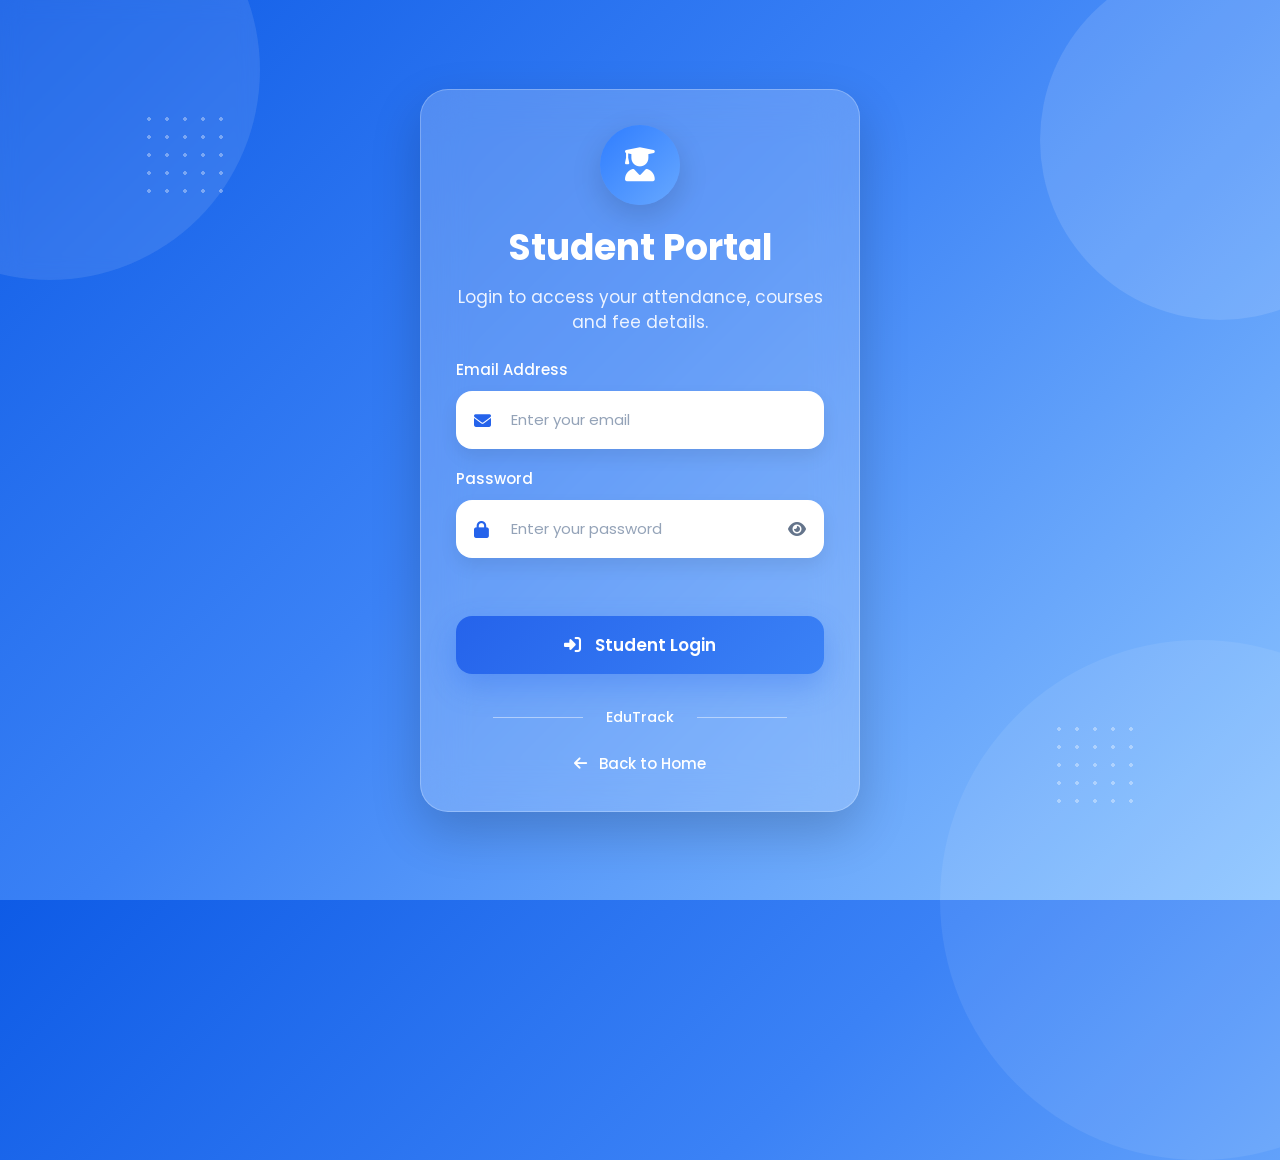
<file: src/main/resources/static/student-profile.html>
<!DOCTYPE html>
<html lang="en">

<head>

    <meta charset="UTF-8">

    <meta name="viewport"
          content="width=device-width, initial-scale=1.0">

    <title>EduTrack | My Profile</title>

    <link rel="preconnect"
          href="https://fonts.googleapis.com">

    <link rel="preconnect"
          href="https://fonts.gstatic.com"
          crossorigin>

    <link href="https://fonts.googleapis.com/css2?family=Poppins:wght@300;400;500;500;600;700;800&display=swap"
          rel="stylesheet">

    <link rel="stylesheet"
          href="https://cdnjs.cloudflare.com/ajax/libs/font-awesome/6.6.0/css/all.min.css">

    <link rel="stylesheet"
          href="student-profile.css">

</head>

<body>

    <!-- Background -->

    <div class="background-circle circle-one"></div>
    <div class="background-circle circle-two"></div>

    <div class="page-layout">

        <!-- =========================
             SIDEBAR
        ========================== -->

        <aside class="sidebar">

            <div class="sidebar-logo">

                <div class="logo-icon">

                    <i class="fa-solid fa-graduation-cap"></i>

                </div>

                <div>

                    <h2>EduTrack</h2>

                    <span>Student Portal</span>

                </div>

            </div>


<nav class="sidebar-menu">

    <a href="student-dashboard.html">

        <i class="fa-solid fa-house"></i>

        <span>Dashboard</span>

    </a>

    <a href="student-profile.html"
       class="active">

        <i class="fa-solid fa-user"></i>

        <span>My Profile</span>

    </a>

    <a href="student-attendance.html">

        <i class="fa-solid fa-calendar-check"></i>

        <span>Attendance</span>

    </a>

    <a href="student-fee.html">

        <i class="fa-solid fa-wallet"></i>

        <span>Fee Details</span>

    </a>

</nav>

            <button id="logoutBtn"
                    class="logout-btn">

                <i class="fa-solid fa-right-from-bracket"></i>

                <span>Logout</span>

            </button>

        </aside>


        <!-- =========================
             MAIN CONTENT
        ========================== -->

        <main class="main-content">

            <!-- Top Header -->

            <header class="topbar">

                <div>

                    <p class="page-label">
                        STUDENT PORTAL
                    </p>

                    <h1>
                        My Profile
                    </h1>

                    <p class="welcome-text">
                        View your personal and academic information.
                    </p>

                </div>


                <div class="top-profile">

                    <div class="top-avatar">

                        <i class="fa-solid fa-user"></i>

                    </div>

                    <div>

                        <strong id="topStudentName">
                            Student
                        </strong>

                        <span id="topStudentCourse">
                            Course
                        </span>

                    </div>

                </div>

            </header>


            <!-- =========================
                 PROFILE HERO
            ========================== -->

            <section class="profile-hero">

                <div class="profile-avatar-large">

                    <i class="fa-solid fa-user"></i>

                </div>

                <div class="profile-heading">

                    <span class="profile-badge">

                        <i class="fa-solid fa-circle-check"></i>

                        Active Student

                    </span>

                    <h2 id="studentName">
                        Student Name
                    </h2>

                    <p id="studentCourse">
                        Course
                    </p>

                </div>

            </section>


            <!-- =========================
                 INFORMATION GRID
            ========================== -->

            <section class="information-grid">

                <!-- Personal Information -->

                <div class="profile-card">

                    <div class="card-heading">

                        <div class="heading-icon blue">

                            <i class="fa-solid fa-user"></i>

                        </div>

                        <div>

                            <h3>Personal Information</h3>

                            <p>Your basic account details</p>

                        </div>

                    </div>


                    <div class="details-list">

                        <div class="detail-item">

                            <div class="detail-icon">

                                <i class="fa-solid fa-id-card"></i>

                            </div>

                            <div>

                                <span>Student ID</span>

                                <strong id="studentId">
                                    --
                                </strong>

                            </div>

                        </div>


                        <div class="detail-item">

                            <div class="detail-icon">

                                <i class="fa-solid fa-user"></i>

                            </div>

                            <div>

                                <span>Full Name</span>

                                <strong id="studentFullName">
                                    --
                                </strong>

                            </div>

                        </div>


                        <div class="detail-item">

                            <div class="detail-icon">

                                <i class="fa-solid fa-envelope"></i>

                            </div>

                            <div>

                                <span>Email Address</span>

                                <strong id="studentEmail">
                                    --
                                </strong>

                            </div>

                        </div>

                    </div>

                </div>


                <!-- Academic Information -->

                <div class="profile-card">

                    <div class="card-heading">

                        <div class="heading-icon purple">

                            <i class="fa-solid fa-graduation-cap"></i>

                        </div>

                        <div>

                            <h3>Academic Information</h3>

                            <p>Your current academic details</p>

                        </div>

                    </div>


                    <div class="details-list">

                        <div class="detail-item">

                            <div class="detail-icon">

                                <i class="fa-solid fa-book-open"></i>

                            </div>

                            <div>

                                <span>Course / Degree</span>

                                <strong id="studentCourseDetail">
                                    --
                                </strong>

                            </div>

                        </div>


                        <div class="detail-item">

                            <div class="detail-icon">

                                <i class="fa-solid fa-calendar"></i>

                            </div>

                            <div>

                                <span>Student Status</span>

                                <strong class="status-active">
                                    Active
                                </strong>

                            </div>

                        </div>


                        <div class="detail-item">

                            <div class="detail-icon">

                                <i class="fa-solid fa-shield-halved"></i>

                            </div>

                            <div>

                                <span>Account</span>

                                <strong class="status-active">
                                    Verified
                                </strong>

                            </div>

                        </div>

                    </div>

                </div>

            </section>


            <!-- =========================
                 QUICK SUMMARY
            ========================== -->

            <section class="summary-card">

                <div class="summary-header">

                    <div>

                        <h3>Account Summary</h3>

                        <p>
                            Your EduTrack student account
                        </p>

                    </div>

                    <i class="fa-solid fa-id-badge"></i>

                </div>


                <div class="summary-items">

                    <div>

                        <span>Student ID</span>

                        <strong id="summaryStudentId">
                            --
                        </strong>

                    </div>


                    <div>

                        <span>Course</span>

                        <strong id="summaryCourse">
                            --
                        </strong>

                    </div>


                    <div>

                        <span>Email</span>

                        <strong id="summaryEmail">
                            --
                        </strong>

                    </div>

                </div>

            </section>

        </main>

    </div>


    <script src="student-profile.js"></script>

</body>

</html>
</file>
<file: src/main/resources/static/style.css>
* {
    margin: 0;
    padding: 0;
    box-sizing: border-box;
    font-family: "Poppins", Arial, Helvetica, sans-serif;
}

body {
    background: #f4f7fc;
    min-height: 100vh;
    color: #1e293b;
}


/* =========================
   TOP NAVIGATION
========================= */

.top-nav {

    display: flex;

    justify-content: space-between;

    align-items: center;

    padding: 18px 40px;

    background: white;

    box-shadow: 0 3px 15px rgba(0, 0, 0, 0.08);

    margin-bottom: 25px;

}

.left-nav {

    display: flex;

    align-items: center;

    gap: 20px;

}

.page-title h2 {

    color: #1e3a8a;

    font-size: 22px;

    margin-bottom: 3px;

}

.page-title p {

    color: #64748b;

    font-size: 13px;

}


/* =========================
   DASHBOARD BUTTON
========================= */

.back-btn {

    display: flex;

    align-items: center;

    gap: 7px;

    text-decoration: none;

    background: #2563eb;

    color: white;

    padding: 11px 18px;

    border-radius: 9px;

    font-weight: 600;

    transition: 0.3s;

}

.back-btn:hover {

    background: #1d4ed8;

    transform: translateY(-1px);

}


/* =========================
   REFRESH BUTTON
========================= */

.refresh-btn {

    background: #16a34a;

    color: white;

    border: none;

    padding: 11px 20px;

    border-radius: 9px;

    cursor: pointer;

    font-weight: 600;

    font-size: 14px;

    transition: 0.3s;

}

.refresh-btn:hover {

    background: #15803d;

    transform: translateY(-1px);

}


/* =========================
   MAIN CONTAINER
========================= */

.container {

    width: 92%;

    max-width: 1400px;

    margin: auto;

}


/* =========================
   SEARCH
========================= */

.search-container {

    display: flex;

    align-items: center;

    gap: 10px;

    margin-bottom: 20px;

}

.search-box {

    display: flex;

    align-items: center;

    gap: 10px;

    background: white;

    border: 1px solid #dbe3ef;

    border-radius: 9px;

    padding: 0 14px;

    width: 360px;

}

.search-box span {

    font-size: 16px;

}

.search-box input {

    width: 100%;

    padding: 12px 5px;

    border: none;

    outline: none;

    font-size: 14px;

}

.search-btn {

    background: #2563eb;

    color: white;

    border: none;

    padding: 12px 23px;

    border-radius: 9px;

    cursor: pointer;

    font-weight: 600;

}

.search-btn:hover {

    background: #1d4ed8;

}


/* =========================
   FORM CARD
========================= */

.form-card {

    background: white;

    border-radius: 14px;

    padding: 25px;

    margin-bottom: 25px;

    box-shadow: 0 4px 18px rgba(15, 23, 42, 0.07);

}

.form-heading {

    border-bottom: 1px solid #e5e7eb;

    padding-bottom: 15px;

    margin-bottom: 20px;

}

.form-heading h2 {

    color: #1e3a8a;

    font-size: 20px;

}

.form-heading p {

    color: #64748b;

    font-size: 13px;

    margin-top: 4px;

}


/* =========================
   FORM
========================= */

.form-container {

    display: grid;

    grid-template-columns:
        repeat(3, 1fr);

    gap: 18px;

}

.form-group {

    display: flex;

    flex-direction: column;

}

.form-group label {

    font-size: 13px;

    font-weight: 600;

    color: #334155;

    margin-bottom: 7px;

}

.form-group input,
.form-group select {

    width: 100%;

    padding: 12px 14px;

    border: 1px solid #d1d9e6;

    border-radius: 8px;

    outline: none;

    font-size: 14px;

    background: white;

    transition: 0.2s;

}

.form-group input:focus,
.form-group select:focus {

    border-color: #2563eb;

    box-shadow: 0 0 0 3px rgba(37, 99, 235, 0.10);

}

.form-group input[readonly] {

    background: #f8fafc;

    color: #475569;

}


/* =========================
   FORM BUTTONS
========================= */

.form-actions {

    display: flex;

    gap: 10px;

    margin-top: 22px;

}

.save-btn {

    background: #2563eb;

    color: white;

    border: none;

    padding: 12px 24px;

    border-radius: 8px;

    cursor: pointer;

    font-weight: 600;

}

.save-btn:hover {

    background: #1d4ed8;

}

.clear-btn {

    background: #64748b;

    color: white;

    border: none;

    padding: 12px 22px;

    border-radius: 8px;

    cursor: pointer;

    font-weight: 600;

}

.clear-btn:hover {

    background: #475569;

}


/* =========================
   TABLE CARD
========================= */

.table-card {

    background: white;

    border-radius: 14px;

    padding: 25px;

    box-shadow: 0 4px 18px rgba(15, 23, 42, 0.07);

}

.table-header {

    margin-bottom: 18px;

}

.table-header h2 {

    color: #1e3a8a;

    font-size: 20px;

}

.table-header p {

    color: #64748b;

    font-size: 13px;

    margin-top: 4px;

}


/* =========================
   TABLE
========================= */

.table-wrapper {

    width: 100%;

    overflow-x: auto;

}

table {

    width: 100%;

    border-collapse: collapse;

}

table th {

    background: #2563eb;

    color: white;

    padding: 13px;

    text-align: center;

    font-size: 13px;

    font-weight: 600;

}

table td {

    padding: 13px;

    text-align: center;

    border-bottom: 1px solid #e5e7eb;

    font-size: 13px;

    color: #334155;

}

table tbody tr:hover {

    background: #f8fafc;

}


/* =========================
   EDIT / DELETE
========================= */

.edit-btn {

    background: #16a34a;

    color: white;

    border: none;

    padding: 7px 13px;

    margin-right: 5px;

    border-radius: 6px;

    cursor: pointer;

    font-size: 12px;

    font-weight: 600;

}

.edit-btn:hover {

    background: #15803d;

}

.delete-btn {

    background: #dc2626;

    color: white;

    border: none;

    padding: 7px 13px;

    border-radius: 6px;

    cursor: pointer;

    font-size: 12px;

    font-weight: 600;

}

.delete-btn:hover {

    background: #b91c1c;

}


/* =========================
   RESPONSIVE
========================= */

@media (max-width: 900px) {

    .top-nav {

        padding: 15px 20px;

    }

    .form-container {

        grid-template-columns: repeat(2, 1fr);

    }

}

@media (max-width: 600px) {

    body {

        padding-bottom: 20px;

    }

    .top-nav {

        flex-direction: column;

        align-items: stretch;

        gap: 15px;

    }

    .left-nav {

        flex-direction: column;

        align-items: flex-start;

    }

    .right-nav {

        display: flex;

        justify-content: flex-end;

    }

    .container {

        width: 94%;

    }

    .form-container {

        grid-template-columns: 1fr;

    }

    .search-container {

        flex-direction: column;

        align-items: stretch;

    }

    .search-box {

        width: 100%;

    }

}
</file>
<file: src/main/resources/static/admin-login.css>
/* ===========================
   GOOGLE FONT & RESET
=========================== */

*{
    margin:0;
    padding:0;
    box-sizing:border-box;
}

body{

    font-family:'Poppins',sans-serif;

    min-height:100vh;

    display:flex;

    justify-content:center;

    align-items:center;

    overflow:hidden;

    position:relative;

    background:linear-gradient(135deg,#0f172a,#1d4ed8,#2563eb,#60a5fa);

}


/* ===========================
      BACKGROUND BLOBS
=========================== */

.blob{

    position:absolute;

    border-radius:50%;

    filter:blur(60px);

    opacity:.35;

    animation:float 12s ease-in-out infinite;

}

.blob1{

    width:280px;

    height:280px;

    background:#38bdf8;

    top:-80px;

    left:-80px;

}

.blob2{

    width:320px;

    height:320px;

    background:#6366f1;

    bottom:-120px;

    right:-100px;

    animation-delay:2s;

}

.blob3{

    width:220px;

    height:220px;

    background:#3b82f6;

    top:45%;

    left:10%;

    animation-delay:5s;

}

@keyframes float{

    0%{

        transform:translateY(0px) scale(1);

    }

    50%{

        transform:translateY(-25px) scale(1.08);

    }

    100%{

        transform:translateY(0px) scale(1);

    }

}


/* ===========================
        LOGIN CARD
=========================== */

.login-container{

    width:420px;

    max-width:92%;

    padding:45px 40px;

    border-radius:25px;

    background:rgba(255,255,255,.08);

    backdrop-filter:blur(20px);

    -webkit-backdrop-filter:blur(20px);

    border:1px solid rgba(255,255,255,.18);

    box-shadow:

        0 20px 45px rgba(0,0,0,.30),

        inset 0 1px 1px rgba(255,255,255,.15);

    position:relative;

    z-index:10;

}


/* ===========================
          LOGO
=========================== */

.logo{

    display:flex;

    flex-direction:column;

    align-items:center;

    margin-bottom:10px;

}

.logo i{

    font-size:60px;

    color:#fff;

    margin-bottom:12px;

}

.logo h1{

    color:#fff;

    font-size:34px;

    font-weight:700;

    letter-spacing:1px;

}

.subtitle{

    text-align:center;

    color:#dbeafe;

    margin-bottom:35px;

    font-size:15px;

}

/* ===========================
        ROLE SELECTOR
=========================== */

.role-selector{

    display:flex;

    gap:15px;

    margin-bottom:30px;

}

.role-btn{

    flex:1;

    border:none;

    padding:14px;

    border-radius:12px;

    background:rgba(255,255,255,.08);

    color:#fff;

    font-size:15px;

    font-weight:600;

    cursor:pointer;

    transition:.35s;

}

.role-btn i{

    margin-right:8px;

}

.role-btn:hover{

    background:rgba(255,255,255,.18);

}

.role-btn.active{

    background:#2563eb;

    box-shadow:0 0 18px rgba(37,99,235,.45);

}


/* ===========================
          FORM
=========================== */

.input-group{

    margin-bottom:22px;

}

.input-group label{

    display:block;

    color:#fff;

    font-size:14px;

    margin-bottom:8px;

    font-weight:500;

}


/* ===========================
        INPUT BOX
=========================== */

.input-box{

    display:flex;

    align-items:center;

    background:rgba(255,255,255,.12);

    border:1px solid rgba(255,255,255,.12);

    border-radius:12px;

    padding:0 16px;

    transition:.3s;

}

.input-box:hover{

    border-color:#60a5fa;

}

.input-box:focus-within{

    border-color:#93c5fd;

    box-shadow:0 0 15px rgba(96,165,250,.35);

}

.input-box i:first-child{

    color:#bfdbfe;

    font-size:16px;

}

.input-box input{

    flex:1;

    background:transparent;

    border:none;

    outline:none;

    color:#fff;

    padding:14px 12px;

    font-size:15px;

}

.input-box input::placeholder{

    color:#cbd5e1;

}


/* ===========================
      SHOW PASSWORD
=========================== */

#togglePassword{

    cursor:pointer;

    color:#cbd5e1;

    transition:.3s;

}

#togglePassword:hover{

    color:#fff;

}


/* ===========================
      ERROR MESSAGE
=========================== */

#errorMessage{

    color:#fca5a5;

    font-size:14px;

    text-align:center;

    min-height:22px;

    margin-bottom:15px;

}


/* ===========================
        LOGIN BUTTON
=========================== */

#loginBtn{

    width:100%;

    border:none;

    padding:15px;

    border-radius:12px;

    background:linear-gradient(90deg,#2563eb,#3b82f6);

    color:white;

    font-size:16px;

    font-weight:600;

    cursor:pointer;

    transition:.35s;

}

#loginBtn:hover{

    transform:translateY(-2px);

    box-shadow:0 10px 25px rgba(37,99,235,.45);

}

#loginBtn:active{

    transform:scale(.98);

}

/* ===========================
        FOOTER LINK
=========================== */

.footer-links{

    margin-top:25px;

    text-align:center;

}

.footer-links a{

    color:#dbeafe;

    text-decoration:none;

    font-size:14px;

    transition:.3s;

}

.footer-links a i{

    margin-right:6px;

}

.footer-links a:hover{

    color:#ffffff;

}


/* ===========================
      CARD ANIMATION
=========================== */

.login-container{

    animation:fadeIn .8s ease;

}

@keyframes fadeIn{

    from{

        opacity:0;

        transform:translateY(40px);

    }

    to{

        opacity:1;

        transform:translateY(0);

    }

}


/* ===========================
        SCROLLBAR
=========================== */

::-webkit-scrollbar{

    width:8px;

}

::-webkit-scrollbar-thumb{

    background:#3b82f6;

    border-radius:10px;

}

::-webkit-scrollbar-track{

    background:#0f172a;

}


/* ===========================
      TABLET RESPONSIVE
=========================== */

@media(max-width:768px){

    .login-container{

        width:90%;

        padding:35px 25px;

    }

    .logo h1{

        font-size:28px;

    }

    .logo i{

        font-size:52px;

    }

    .subtitle{

        font-size:14px;

    }

}


/* ===========================
      MOBILE RESPONSIVE
=========================== */

@media(max-width:480px){

    body{

        padding:20px;

        overflow:auto;

    }

    .login-container{

        width:100%;

        padding:30px 20px;

        border-radius:18px;

    }

    .role-selector{

        flex-direction:column;

        gap:10px;

    }

    .role-btn{

        width:100%;

    }

    .input-box input{

        font-size:14px;

    }

    #loginBtn{

        font-size:15px;

        padding:14px;

    }

    .logo h1{

        font-size:24px;

    }

    .logo i{

        font-size:46px;

    }

}


/* ===========================
      LARGE DESKTOP
=========================== */

@media(min-width:1400px){

    .login-container{

        width:460px;

    }

}
</file>
<file: src/main/resources/static/attendance.css>
/* ===========================
   GOOGLE FONT
=========================== */

@import url('https://fonts.googleapis.com/css2?family=Poppins:wght@300;400;500;600;700&display=swap');

*{
    margin:0;
    padding:0;
    box-sizing:border-box;
    font-family:'Poppins',sans-serif;
}

/* ===========================
   BODY
=========================== */

body{

    background:#eef4ff;
    color:#222;
    padding:30px;

}

/* ===========================
   CONTAINER
=========================== */

.container{

    max-width:1400px;
    margin:auto;

}

/* ===========================
   HEADER
=========================== */

.top-bar{

    display:flex;
    justify-content:space-between;
    align-items:center;
    margin-bottom:30px;

}

.back-btn{

    text-decoration:none;
    background:#2563eb;
    color:#fff;
    padding:12px 24px;
    border-radius:10px;
    font-weight:600;
    transition:.3s;

}

.back-btn:hover{

    background:#1d4ed8;
    transform:translateY(-2px);

}

.page-title{

    text-align:center;
    flex:1;

}

.page-title h1{

    font-size:34px;
    color:#1e3a8a;
    margin-bottom:5px;

}

.page-title p{

    color:#64748b;
    font-size:15px;

}

.refresh-btn{

    background:#06b6d4;
    color:#fff;
    border:none;
    padding:12px 22px;
    border-radius:10px;
    cursor:pointer;
    font-weight:600;
    transition:.3s;

}

.refresh-btn:hover{

    background:#0891b2;
    transform:translateY(-2px);

}

/* ===========================
   CARD
=========================== */

.card{

    background:rgba(255,255,255,.92);
    backdrop-filter:blur(12px);
    border-radius:18px;
    box-shadow:0 15px 35px rgba(0,0,0,.08);
    padding:25px;
    margin-bottom:25px;
    transition:.3s;

}

.card:hover{

    transform:translateY(-4px);

}

.card h2{

    color:#2563eb;
    margin-bottom:20px;

}

/* ===========================
   FORM
=========================== */

.form-grid{

    display:grid;
    grid-template-columns:repeat(3,1fr);
    gap:20px;

}

.form-group{

    display:flex;
    flex-direction:column;

}

.form-group label{

    margin-bottom:8px;
    font-weight:600;
    color:#374151;

}

.form-group input,
.form-group select{

    padding:12px 15px;
    border:1px solid #dbe3f0;
    border-radius:10px;
    font-size:15px;
    transition:.3s;

}

.form-group input:focus,
.form-group select:focus{

    outline:none;
    border-color:#2563eb;
    box-shadow:0 0 0 4px rgba(37,99,235,.15);

}

/* ===========================
   BUTTONS
=========================== */

.button-row{

    margin-top:25px;
    display:flex;
    gap:15px;

}


.save-btn{

    background:linear-gradient(135deg,#2563eb,#1d4ed8);
    color:white !important;

}

.save-btn:hover{

    background:linear-gradient(135deg,#1d4ed8,#1e40af);

}

.search-btn{

    background:linear-gradient(135deg,#10b981,#059669);
    color:white !important;

}

.search-btn:hover{

    background:linear-gradient(135deg,#059669,#047857);

}

.reset-btn{

    background:linear-gradient(135deg,#f59e0b,#d97706);
    color:white !important;

}

.reset-btn:hover{

    background:linear-gradient(135deg,#d97706,#b45309);

}

button{

    border:none;
    border-radius:10px;
    padding:14px 25px;
    font-size:16px;
    font-weight:600;
    cursor:pointer;
    transition:.3s;
    color:#fff;
    display:inline-flex;
    align-items:center;
    justify-content:center;
}

button:hover{

    transform:translateY(-2px);

}

.save-btn{

    background:linear-gradient(135deg,#22c55e,#16a34a);

}

.clear-btn{

    background:linear-gradient(135deg,#ef4444,#dc2626);

}

.search-btn{

    background:linear-gradient(135deg,#2563eb,#1d4ed8);

}

.reset-btn{

    background:linear-gradient(135deg,#f59e0b,#d97706);

}

/* ===========================
   SEARCH
=========================== */

.search-grid{

    display:grid;
    grid-template-columns:2fr 2fr 1fr 1fr;
    gap:15px;
    align-items:center;

}

.search-grid input,
.search-grid select{

    padding:12px;
    border:1px solid #dbe3f0;
    border-radius:10px;
    font-size:15px;

}

/* ===========================
   TABLE
=========================== */

.table-title{

    display:flex;
    justify-content:space-between;
    align-items:center;
    margin-bottom:20px;

}

.table-responsive{

    width:100%;
    overflow-x:auto;

}

table{

    width:100%;
    border-collapse:collapse;
    table-layout:fixed;

}

/* ===========================
   TABLE HEADER
=========================== */

thead{

    background:linear-gradient(135deg,#2563eb,#4f46e5);

}

thead th{

    color:white;
    padding:16px 12px;
    font-weight:600;
    text-align:center;
    vertical-align:middle;

}

/* ===========================
   COLUMN WIDTHS
=========================== */

/* ID */

thead th:nth-child(1),
tbody td:nth-child(1){

    width:8%;

}

/* Student */

thead th:nth-child(2),
tbody td:nth-child(2){

    width:18%;

}

/* Date */

thead th:nth-child(3),
tbody td:nth-child(3){

    width:17%;

}

/* Day */

thead th:nth-child(4),
tbody td:nth-child(4){

    width:17%;

}

/* Status */

thead th:nth-child(5),
tbody td:nth-child(5){

    width:16%;

}

/* Actions */

thead th:nth-child(6),
tbody td:nth-child(6){

    width:24%;

}


/* ===========================
   TABLE ROWS
=========================== */

tbody tr{

    transition:.3s;
    border-bottom:1px solid #edf2f7;

}

tbody tr:nth-child(even){

    background:#f8fbff;

}

tbody tr:hover{

    background:#eef4ff;

}


/* ===========================
   TABLE CELLS
=========================== */

tbody td{

    padding:16px 12px;
    text-align:center;
    vertical-align:middle;
    white-space:nowrap;

}


/* ===========================
   STATUS
=========================== */

.status-present{

    color:#16a34a;
    font-weight:700;

}

.status-absent{

    color:#dc2626;
    font-weight:700;

}


/* ===========================
   ACTION BUTTONS
=========================== */

tbody td:last-child{

    text-align:center;
    white-space:nowrap;

}

tbody td button{

    margin:2px 4px;
    padding:8px 14px;
    font-size:14px;
    border:none;
    border-radius:8px;
    font-weight:600;
    cursor:pointer;
    color:white;
    display:inline-flex;
    align-items:center;
    justify-content:center;
    transition:.3s;

}


/* Edit */

.edit-btn{

    background:#2563eb;

}

.edit-btn:hover{

    background:#1d4ed8;
    transform:translateY(-2px);

}


/* Delete */

.delete-btn{

    background:#ef4444;

}

.delete-btn:hover{

    background:#dc2626;
    transform:translateY(-2px);

}
/* ===========================
   RESPONSIVE
=========================== */

@media(max-width:1000px){

.form-grid{

grid-template-columns:1fr;

}

.search-grid{

    display:grid;

    grid-template-columns:2fr 2fr auto;

    gap:15px;

    align-items:center;

}

.search-buttons{

    display:flex;

    gap:10px;

}

.search-buttons button{

    min-width:120px;

}
.top-bar{

flex-direction:column;
gap:20px;

}

.button-row{

    display:flex;

    justify-content:flex-end;

    gap:15px;

    margin-top:25px;

}

.button-row button{

    min-width:180px;

}
}
</file>
<file: src/main/resources/static/course.css>
/* ================================
   GLOBAL
================================ */

* {
    box-sizing: border-box;
}

body {
    margin: 0;
    padding: 0;

    font-family: "Poppins", Arial, sans-serif;

    background: #eef4ff;

    color: #1e293b;
}


/* ==============================
   MAIN CONTAINER
============================== */

.container {
    width: 92%;
    max-width: 1500px;

    margin: 0 auto;

    padding: 35px 0 50px;
}


/* ==============================
   COURSE PAGE HEADER
============================== */

.course-header {
    position: relative;

    text-align: center;

    padding: 5px 0 30px;

    margin-bottom: 25px;
}


/* Dashboard Button */

.back-btn {
    position: absolute;

    left: 0;
    top: 0;

    display: inline-flex;

    align-items: center;
    justify-content: center;

    padding: 13px 25px;

    background: #2563eb;

    color: white;

    text-decoration: none;

    border-radius: 10px;

    font-size: 16px;

    font-weight: 600;

    box-shadow: 0 8px 20px rgba(37, 99, 235, 0.18);

    transition: all 0.25s ease;
}

.back-btn:hover {
    background: #1d4ed8;

    transform: translateY(-2px);

    box-shadow: 0 10px 25px rgba(37, 99, 235, 0.25);
}


/* Course Management Heading */

.course-header h1 {
    margin: 0;

    font-size: 42px;

    font-weight: 700;

    color: #1e3a8a;

    line-height: 1.2;
}


/* Subtitle */

.course-header p {
    margin: 8px 0 0;

    font-size: 16px;

    color: #64748b;
}
/* ================================
   FORM
================================ */

.form-container {
    display: flex;

    gap: 14px;

    flex-wrap: wrap;

    align-items: center;

    background: white;

    padding: 25px;

    border-radius: 18px;

    box-shadow:
        0 10px 35px rgba(30, 64, 175, 0.08);

    border: 1px solid #e5edff;

    margin-bottom: 35px;
}


/* ================================
   INPUTS
================================ */

input {
    padding: 14px 16px;

    width: 250px;

    border-radius: 10px;

    border: 1px solid #dbe4f0;

    background: #f8fafc;

    font-family: inherit;

    font-size: 15px;

    outline: none;
}

input:focus {
    border-color: #3b82f6;

    background: white;

    box-shadow:
        0 0 0 3px rgba(59, 130, 246, 0.12);
}


/* ================================
   SAVE BUTTON
================================ */

button {
    padding: 14px 24px;

    border: none;

    background: linear-gradient(
        135deg,
        #2563eb,
        #1d4ed8
    );

    color: white;

    border-radius: 10px;

    font-family: inherit;

    font-size: 15px;

    font-weight: 600;

    cursor: pointer;

    transition: 0.3s ease;
}

button:hover {
    transform: translateY(-2px);

    box-shadow:
        0 8px 18px rgba(37, 99, 235, 0.20);
}


/* ================================
   SECTION TITLE
================================ */

h2 {
    color: #1e3a8a;

    font-size: 30px;

    margin: 0 0 20px;
}


/* ================================
   TABLE
================================ */

table {
    width: 100%;

    border-collapse: separate;

    border-spacing: 0;

    background: white;

    border-radius: 16px;

    overflow: hidden;

    box-shadow:
        0 10px 35px rgba(30, 64, 175, 0.08);
}

th {
    padding: 17px 15px;

    background: linear-gradient(
        135deg,
        #2457a6,
        #2563eb
    );

    color: white;

    font-size: 15px;

    font-weight: 600;

    text-align: center;
}

td {
    padding: 17px 15px;

    text-align: center;

    border-bottom: 1px solid #e8eef7;

    background: white;
}

tbody tr:hover td {
    background: #f8fbff;
}

tbody tr:last-child td {
    border-bottom: none;
}


/* ================================
   EDIT
================================ */

.edit-btn {
    background: #16a34a;

    color: white;

    padding: 9px 18px;

    border-radius: 8px;

    margin-right: 5px;
}

.edit-btn:hover {
    background: #15803d;
}


/* ================================
   DELETE
================================ */

.delete-btn {
    background: #ef4444;

    color: white;

    padding: 9px 18px;

    border-radius: 8px;
}

.delete-btn:hover {
    background: #dc2626;
}


/* ================================
   RESPONSIVE
================================ */

@media (max-width: 800px) {

    h1 {
        font-size: 36px;
    }

    .form-container {
        flex-direction: column;

        align-items: stretch;
    }

    input {
        width: 100%;
    }

    button {
        width: 100%;
    }

}
</file>
<file: src/main/resources/static/fee.css>
/* ================================
   GLOBAL
================================ */

* {
    box-sizing: border-box;
}

body {
    margin: 0;
    padding: 0;
    font-family: "Poppins", Arial, Helvetica, sans-serif;
    background: #eef4ff;
    color: #1e293b;
}


/* ================================
   MAIN CONTAINER
================================ */

.container {
    width: 94%;
    max-width: 1600px;
    margin: 0 auto;
    padding: 40px 0 60px;
}


/* ================================
   PAGE HEADER
================================ */

.page-header {
    display: flex;
    justify-content: space-between;
    align-items: flex-start;
    margin-bottom: 35px;
}


/* Left side */

.header-left {
    display: flex;
    flex-direction: column;
    gap: 28px;
}


/* ================================
   DASHBOARD BUTTON
================================ */

.back-btn {
    display: inline-flex;
    align-items: center;
    gap: 9px;

    width: fit-content;

    text-decoration: none;

    background: linear-gradient(
        135deg,
        #2563eb,
        #3b82f6
    );

    color: white;

    padding: 13px 25px;

    border-radius: 12px;

    font-size: 16px;
    font-weight: 600;

    box-shadow: 0 8px 20px rgba(37, 99, 235, 0.20);

    transition: 0.3s ease;
}

.back-btn:hover {
    transform: translateY(-2px);

    box-shadow:
        0 12px 25px rgba(37, 99, 235, 0.30);
}


/* ================================
   PAGE TITLE
================================ */

.page-title h1 {
    margin: 0;

    font-size: 48px;

    font-weight: 700;

    color: #172554;
}

.page-title h1 i {
    color: #2563eb;
    margin-right: 10px;
}

.page-title p {
    margin: 8px 0 0;

    font-size: 18px;

    color: #64748b;
}


/* ================================
   REFRESH BUTTON
================================ */

.refresh-btn {
    display: inline-flex;

    align-items: center;
    justify-content: center;

    gap: 9px;

    border: none;

    background: linear-gradient(
        135deg,
        #06b6d4,
        #0891b2
    );

    color: white;

    padding: 14px 24px;

    border-radius: 12px;

    font-size: 16px;
    font-weight: 600;

    cursor: pointer;

    box-shadow:
        0 8px 20px rgba(8, 145, 178, 0.20);

    transition: 0.3s ease;
}

.refresh-btn:hover {
    transform: translateY(-2px);

    box-shadow:
        0 12px 25px rgba(8, 145, 178, 0.30);
}


/* ================================
   CARD
================================ */

.card {
    background: #ffffff;

    padding: 32px 36px;

    margin-bottom: 28px;

    border-radius: 20px;

    box-shadow:
        0 10px 35px rgba(30, 64, 175, 0.08);

    border: 1px solid #e5edff;
}


/* ================================
   CARD HEADING
================================ */

.card h2 {
    margin-top: 0;
    margin-bottom: 28px;

    color: #1e3a8a;

    font-size: 30px;

    font-weight: 700;
}

.card h2 i {
    color: #2563eb;
    margin-right: 8px;
}


/* ================================
   FORM GRID
================================ */

.form-grid {
    display: grid;

    grid-template-columns:
        repeat(2, minmax(0, 1fr));

    gap: 22px;
}


/* ================================
   FORM GROUP
================================ */

.form-group {
    display: flex;

    flex-direction: column;
}

.form-group label {
    margin-bottom: 9px;

    font-size: 15px;

    font-weight: 600;

    color: #334155;
}


/* ================================
   INPUTS
================================ */

input,
select {
    width: 100%;

    padding: 14px 16px;

    border: 1px solid #dbe4f0;

    border-radius: 11px;

    background: #f8fafc;

    font-family: inherit;

    font-size: 15px;

    color: #1e293b;

    outline: none;

    transition: 0.25s ease;
}

input:focus,
select:focus {
    background: white;

    border-color: #3b82f6;

    box-shadow:
        0 0 0 3px rgba(59, 130, 246, 0.12);
}


/* ================================
   BUTTON ROW
================================ */

.button-row {
    display: flex;

    gap: 12px;

    margin-top: 25px;
}


/* ================================
   GENERAL BUTTON
================================ */

button {
    border: none;

    padding: 13px 22px;

    border-radius: 10px;

    font-family: inherit;

    font-size: 15px;

    font-weight: 600;

    cursor: pointer;

    transition: 0.25s ease;
}

button:hover {
    transform: translateY(-1px);
}


/* ================================
   SEARCH / RESET
================================ */

.search-btn {
    background: #2563eb;
    color: white;
}

.reset-btn {
    background: #0ea5e9;
    color: white;
}


/* ================================
   TABLE WRAPPER
================================ */

.table-container {
    width: 100%;

    overflow-x: auto;

    border-radius: 16px;

    border: 1px solid #e2e8f0;
}


/* ================================
   TABLE
================================ */

table {
    width: 100%;

    border-collapse: separate;

    border-spacing: 0;

    background: white;

    overflow: hidden;
}


/* ================================
   TABLE HEADER
================================ */

table th {
    padding: 17px 15px;

    background: linear-gradient(
        135deg,
        #2457a6,
        #2563eb
    );

    color: white;

    font-size: 15px;

    font-weight: 600;

    text-align: center;

    white-space: nowrap;
}


/* ================================
   TABLE DATA
================================ */

table td {
    padding: 17px 15px;

    border-bottom: 1px solid #e8eef7;

    text-align: center;

    font-size: 15px;

    color: #334155;

    background: white;
}


/* Row hover */

table tbody tr:hover td {
    background: #f8fbff;
}


/* Remove last border */

table tbody tr:last-child td {
    border-bottom: none;
}


/* ==============================
   FEE ACTION BUTTONS
============================== */

.edit-btn {
    background: #16a34a;
    color: white;

    border: none;
    padding: 10px 20px;

    border-radius: 9px;

    font-family: "Poppins", Arial, sans-serif;
    font-size: 14px;
    font-weight: 600;

    cursor: pointer;

    margin-right: 8px;

    transition: all 0.25s ease;
}

.edit-btn:hover {
    background: #15803d;
    transform: translateY(-2px);
}


.delete-btn {
    background: #ef4444;
    color: white;

    border: none;
    padding: 10px 20px;

    border-radius: 9px;

    font-family: "Poppins", Arial, sans-serif;
    font-size: 14px;
    font-weight: 600;

    cursor: pointer;

    transition: all 0.25s ease;
}

.delete-btn:hover {
    background: #dc2626;
    transform: translateY(-2px);
}
/* ================================
   STATUS BADGES
================================ */

.status-paid,
.status-partial,
.status-pending {
    display: inline-block;

    padding: 6px 13px;

    border-radius: 20px;

    font-size: 13px;

    font-weight: 600;
}


/* Paid */

.status-paid {
    color: #15803d;

    background: #dcfce7;
}


/* Partial */

.status-partial {
    color: #b45309;

    background: #fef3c7;
}


/* Pending */

.status-pending {
    color: #dc2626;

    background: #fee2e2;
}


/* ================================
   RESPONSIVE
================================ */

@media (max-width: 900px) {

    .page-header {
        flex-direction: column;

        gap: 25px;
    }

    .refresh-btn {
        align-self: flex-end;
    }

    .form-grid {
        grid-template-columns: 1fr;
    }

    .page-title h1 {
        font-size: 38px;
    }

}

@media (max-width: 600px) {

    .container {
        width: 92%;

        padding-top: 25px;
    }

    .card {
        padding: 24px 18px;
    }

    .page-title h1 {
        font-size: 30px;
    }

    .refresh-btn {
        align-self: stretch;
    }

}
</file>
<file: src/main/resources/static/landing.css>
/* ===========================
   GOOGLE FONT & RESET
=========================== */

*{
    margin:0;
    padding:0;
    box-sizing:border-box;
    scroll-behavior:smooth;
}

body{
    font-family:'Poppins',sans-serif;
    background:#f5f9ff;
    color:#1f2937;
    overflow-x:hidden;
}

/* ===========================
   NAVBAR
=========================== */

header{
    position:fixed;
    top:0;
    left:0;
    width:100%;
    z-index:1000;
}

.navbar{

    width:100%;
    height:80px;

    display:flex;
    justify-content:space-between;
    align-items:center;

    padding:0 8%;

    backdrop-filter:blur(15px);

    background:rgba(255,255,255,.75);

    box-shadow:0 5px 20px rgba(0,0,0,.08);

}

.logo{

    display:flex;
    align-items:center;
    gap:12px;

    font-size:28px;
    font-weight:700;

    color:#2563eb;

}

.logo i{

    font-size:34px;

}

.nav-links{

    display:flex;
    gap:35px;

    list-style:none;

}

.nav-links a{

    text-decoration:none;

    color:#374151;

    font-weight:500;

    transition:.3s;

}

.nav-links a:hover{

    color:#2563eb;

}

.nav-buttons{

    display:flex;

    gap:15px;

}

.btn{

    padding:12px 24px;

    border-radius:30px;

    text-decoration:none;

    font-weight:600;

    transition:.35s;

}

.admin-btn{

    background:#2563eb;

    color:white;

}

.admin-btn:hover{

    background:#1748b7;

    transform:translateY(-3px);

    box-shadow:0 10px 25px rgba(37,99,235,.35);

}

.student-btn{

    border:2px solid #2563eb;

    color:#2563eb;

    background:white;

}

.student-btn:hover{

    background:#2563eb;

    color:white;

    transform:translateY(-3px);

}

/* ===========================
   HERO SECTION
=========================== */

.hero{

    min-height:100vh;

    display:flex;

    justify-content:space-between;

    align-items:center;

    padding:120px 8% 80px;

    position:relative;

    overflow:hidden;

}

/* Background blobs */

.hero::before{

    content:"";

    width:500px;

    height:500px;

    position:absolute;

    top:-180px;

    right:-180px;

    background:#dbeafe;

    border-radius:50%;

    filter:blur(40px);

    z-index:-2;

}

.hero::after{

    content:"";

    width:400px;

    height:400px;

    position:absolute;

    left:-150px;

    bottom:-150px;

    background:#bfdbfe;

    border-radius:50%;

    filter:blur(60px);

    z-index:-2;

}

.hero-content{

    width:50%;

    animation:fadeLeft 1s ease;

}

.hero-content h1{

    font-size:58px;

    line-height:1.2;

    font-weight:700;

}

.hero-content span{

    color:#2563eb;

}

.hero-content p{

    margin:30px 0;

    line-height:1.8;

    font-size:18px;

    color:#4b5563;

}

/* Buttons */

.hero-buttons{

    display:flex;

    gap:20px;

}

.primary-btn,
.secondary-btn{

    display:inline-flex;

    align-items:center;

    gap:10px;

    padding:16px 34px;

    border-radius:40px;

    text-decoration:none;

    font-weight:600;

    transition:.35s;

}

.primary-btn{

    background:#2563eb;

    color:white;

}

.primary-btn:hover{

    transform:translateY(-5px);

    box-shadow:0 15px 30px rgba(37,99,235,.35);

}

.secondary-btn{

    border:2px solid #2563eb;

    color:#2563eb;

    background:white;

}

.secondary-btn:hover{

    background:#2563eb;

    color:white;

    transform:translateY(-5px);

}

/* ===========================
   HERO ILLUSTRATION
=========================== */

.hero-illustration{

    width:45%;
    height:550px;

    position:relative;

    display:flex;
    justify-content:center;
    align-items:center;

    animation:fadeRight 1s ease;

}

/* Floating Background Circles */

.circle{

    position:absolute;

    border-radius:50%;

    animation:float 6s ease-in-out infinite;

}

.circle1{

    width:180px;
    height:180px;

    background:rgba(37,99,235,.10);

    top:40px;
    left:50px;

}

.circle2{

    width:120px;
    height:120px;

    background:rgba(59,130,246,.18);

    bottom:60px;
    right:60px;

    animation-delay:1s;

}

.circle3{

    width:70px;
    height:70px;

    background:rgba(147,197,253,.35);

    top:220px;
    right:100px;

    animation-delay:2s;

}

/* ===========================
   FLOATING CARDS
=========================== */

.floating-card{

    position:absolute;

    width:180px;
    height:120px;

    background:rgba(255,255,255,.78);

    backdrop-filter:blur(18px);

    border-radius:22px;

    display:flex;
    flex-direction:column;
    justify-content:center;
    align-items:center;

    box-shadow:0 20px 45px rgba(0,0,0,.12);

    transition:.35s;

}

.floating-card:hover{

    transform:translateY(-10px) scale(1.05);

    box-shadow:0 25px 50px rgba(37,99,235,.25);

}

.floating-card i{

    font-size:34px;

    color:#2563eb;

    margin-bottom:12px;

}

.floating-card h3{

    font-size:18px;

    color:#1f2937;

}

/* Card Positions */

.card1{

    top:20px;
    left:40px;

    animation:cardFloat1 6s ease-in-out infinite;

}

.card2{

    top:80px;
    right:20px;

    animation:cardFloat2 6s ease-in-out infinite;

}

.card3{

    bottom:80px;
    left:10px;

    animation:cardFloat3 6s ease-in-out infinite;

}

.card4{

    bottom:10px;
    right:70px;

    animation:cardFloat4 6s ease-in-out infinite;

}

/* ===========================
   ANIMATIONS
=========================== */

@keyframes fadeLeft{

    from{

        opacity:0;
        transform:translateX(-60px);

    }

    to{

        opacity:1;
        transform:translateX(0);

    }

}

@keyframes fadeRight{

    from{

        opacity:0;
        transform:translateX(60px);

    }

    to{

        opacity:1;
        transform:translateX(0);

    }

}

@keyframes float{

    0%{

        transform:translateY(0);

    }

    50%{

        transform:translateY(-20px);

    }

    100%{

        transform:translateY(0);

    }

}

@keyframes cardFloat1{

    0%,100%{

        transform:translateY(0);

    }

    50%{

        transform:translateY(-18px);

    }

}

@keyframes cardFloat2{

    0%,100%{

        transform:translateY(0);

    }

    50%{

        transform:translateY(18px);

    }

}

@keyframes cardFloat3{

    0%,100%{

        transform:translateY(0);

    }

    50%{

        transform:translateY(-15px);

    }

}

@keyframes cardFloat4{

    0%,100%{

        transform:translateY(0);

    }

    50%{

        transform:translateY(15px);

    }

}

/* ===========================
   FEATURES SECTION
=========================== */

.features{

    padding:100px 8%;
    text-align:center;

}

.features h2{

    font-size:42px;
    color:#1f2937;

}

.features>p{

    margin-top:15px;
    color:#6b7280;
    font-size:18px;

}

.feature-grid{

    margin-top:60px;

    display:grid;

    grid-template-columns:repeat(3,1fr);

    gap:30px;

}

.feature-card{

    background:white;

    border-radius:20px;

    padding:40px 30px;

    box-shadow:0 10px 30px rgba(0,0,0,.08);

    transition:.35s;

    cursor:pointer;

}

.feature-card:hover{

    transform:translateY(-12px);

    box-shadow:0 20px 45px rgba(37,99,235,.18);

}

.feature-card i{

    font-size:45px;

    color:#2563eb;

    margin-bottom:20px;

    transition:.35s;

}

.feature-card:hover i{

    transform:scale(1.2) rotate(8deg);

}

.feature-card h3{

    margin-bottom:15px;

    font-size:24px;

}

.feature-card p{

    color:#6b7280;

    line-height:1.7;

}

/* ===========================
   CALL TO ACTION
=========================== */

.cta{

    margin:100px 8%;

    background:linear-gradient(135deg,#2563eb,#3b82f6);

    color:white;

    text-align:center;

    padding:70px;

    border-radius:30px;

    overflow:hidden;

    position:relative;

}

.cta::before{

    content:"";

    position:absolute;

    width:300px;
    height:300px;

    background:rgba(255,255,255,.08);

    border-radius:50%;

    top:-120px;
    right:-100px;

}

.cta::after{

    content:"";

    position:absolute;

    width:220px;
    height:220px;

    background:rgba(255,255,255,.06);

    border-radius:50%;

    left:-80px;
    bottom:-80px;

}

.cta h2{

    font-size:40px;

    margin-bottom:15px;

}

.cta p{

    font-size:18px;

    margin-bottom:35px;

}

.cta-buttons{

    display:flex;

    justify-content:center;

    gap:25px;

}

.cta .primary-btn{

    background:white;

    color:#2563eb;

}

.cta .primary-btn:hover{

    background:#f3f4f6;

}

.cta .secondary-btn{

    border:2px solid white;

    color:white;

    background:transparent;

}

.cta .secondary-btn:hover{

    background:white;

    color:#2563eb;

}

/* ===========================
   FOOTER
=========================== */

footer{

    padding:40px;

    text-align:center;

    background:#111827;

    color:white;

}

footer h3{

    font-size:28px;

    margin-bottom:10px;

}

footer p{

    margin-top:8px;

    color:#d1d5db;

}

/* ===========================
   SCROLL ANIMATION
=========================== */

.reveal{

    opacity:0;

    transform:translateY(70px);

    transition:1s;

}

.reveal.active{

    opacity:1;

    transform:translateY(0);

}

/* ==========================================
   RESPONSIVE DESIGN
========================================== */

@media(max-width:1200px){

    .hero{

        flex-direction:column;

        justify-content:center;

        text-align:center;

        gap:70px;

    }

    .hero-content{

        width:100%;

    }

    .hero-illustration{

        width:100%;

        height:450px;

    }

}

@media(max-width:992px){

    .navbar{

        padding:20px 5%;

    }

    .nav-links{

        display:none;

    }

    .hero{

        padding:140px 5% 80px;

    }

    .hero-content h1{

        font-size:46px;

    }

    .feature-grid{

        grid-template-columns:repeat(2,1fr);

    }

}

@media(max-width:768px){

    .navbar{

        flex-direction:column;

        gap:18px;

        height:auto;

        padding:20px;

    }

    .nav-buttons{

        flex-direction:column;

        width:100%;

    }

    .btn{

        width:100%;

        text-align:center;

    }

    .hero{

        padding-top:180px;

    }

    .hero-content h1{

        font-size:38px;

    }

    .hero-content p{

        font-size:16px;

    }

    .hero-buttons{

        flex-direction:column;

        align-items:center;

    }

    .primary-btn,

    .secondary-btn{

        width:260px;

        justify-content:center;

    }

    .feature-grid{

        grid-template-columns:1fr;

    }

    .floating-card{

        transform:scale(.85);

    }

    .cta{

        padding:50px 25px;

    }

    .cta h2{

        font-size:32px;

    }

    .cta-buttons{

        flex-direction:column;

        align-items:center;

    }

}

@media(max-width:480px){

    .hero-content h1{

        font-size:32px;

    }

    .features h2{

        font-size:32px;

    }

}

/* ==========================================
   EXTRA BUTTON EFFECTS
========================================== */

.primary-btn,
.secondary-btn,
.btn{

    position:relative;

    overflow:hidden;

}

.primary-btn::before,
.secondary-btn::before,
.btn::before{

    content:"";

    position:absolute;

    top:0;
    left:-120%;

    width:100%;
    height:100%;

    background:rgba(255,255,255,.25);

    transform:skewX(-25deg);

    transition:.7s;

}

.primary-btn:hover::before,
.secondary-btn:hover::before,
.btn:hover::before{

    left:130%;

}

/* ==========================================
   HERO SCROLL SUPPORT
========================================== */

.hero{

    transition:transform .6s ease;

}

/* ==========================================
   FEATURE CARD BORDER EFFECT
========================================== */

.feature-card{

    border:1px solid transparent;

}

.feature-card:hover{

    border-color:#3b82f6;

}

/* ==========================================
   GLASS EFFECT
========================================== */

.floating-card{

    border:1px solid rgba(255,255,255,.35);

}

/* ==========================================
   SMOOTH TRANSITIONS
========================================== */

a,
button,
.feature-card,
.floating-card{

    transition:all .35s ease;

}

/* ==========================================
   CUSTOM SCROLLBAR
========================================== */

::-webkit-scrollbar{

    width:10px;

}

::-webkit-scrollbar-track{

    background:#edf4ff;

}

::-webkit-scrollbar-thumb{

    background:#2563eb;

    border-radius:20px;

}

::-webkit-scrollbar-thumb:hover{

    background:#1748b7;

}

/* ==========================================
   SELECTION COLOR
========================================== */

::selection{

    background:#2563eb;

    color:white;

}

/* ===========================
   CURSOR PARTICLES
=========================== */

.particle{

    position:fixed;

    width:10px;
    height:10px;

    border-radius:50%;

    pointer-events:none;

    z-index:9999;

    animation:particleFade .8s linear forwards;

    box-shadow:0 0 10px currentColor;

}

@keyframes particleFade{

    0%{

        transform:translate(-50%,-50%) scale(1);

        opacity:1;

    }

    100%{

        transform:translate(-50%,-80%) scale(0);

        opacity:0;

    }

}
</file>
<file: src/main/resources/static/student-attendance.css>
/* =====================================================
   GLOBAL
===================================================== */

* {
    margin: 0;
    padding: 0;
    box-sizing: border-box;
}

html,
body {
    width: 100%;
    height: 100%;
}

body {
    font-family: "Poppins", sans-serif;
    background: #f4f8ff;
    color: #253858;
    overflow: hidden;
}


/* =====================================================
   BACKGROUND
===================================================== */

.background-circle {
    position: fixed;
    border-radius: 50%;
    pointer-events: none;
    z-index: -1;
}

.circle-one {
    width: 420px;
    height: 420px;
    background: rgba(73, 139, 255, 0.10);
    top: -180px;
    right: -120px;
}

.circle-two {
    width: 320px;
    height: 320px;
    background: rgba(91, 174, 255, 0.08);
    bottom: -150px;
    left: 260px;
}


/* =====================================================
   MAIN LAYOUT
===================================================== */

.page-layout {
    width: 100%;
    height: 100vh;

    display: flex;
}


/* =====================================================
   SIDEBAR
===================================================== */

.sidebar {
    width: 255px;
    min-width: 255px;
    height: 100vh;

    background: rgba(255, 255, 255, 0.96);

    border-right: 1px solid #e5ecf7;

    display: flex;
    flex-direction: column;

    padding: 28px 18px 22px;

    overflow-y: auto;

    box-shadow: 8px 0 30px rgba(35, 88, 150, 0.04);
}


/* Sidebar scrollbar */

.sidebar::-webkit-scrollbar {
    width: 5px;
}

.sidebar::-webkit-scrollbar-thumb {
    background: #cddcf3;
    border-radius: 10px;
}


/* =====================================================
   LOGO
===================================================== */

.sidebar-logo {
    display: flex;
    align-items: center;

    gap: 12px;

    padding: 0 8px 30px;
}

.logo-icon {
    width: 46px;
    height: 46px;

    border-radius: 14px;

    background: linear-gradient(
        135deg,
        #2878ff,
        #68a7ff
    );

    display: flex;
    align-items: center;
    justify-content: center;

    color: white;

    font-size: 21px;

    box-shadow:
        0 8px 20px rgba(40, 120, 255, 0.20);
}

.sidebar-logo h2 {
    color: #1e5fca;

    font-size: 20px;

    font-weight: 700;

    line-height: 1.2;
}

.sidebar-logo span {
    color: #91a0b7;

    font-size: 10px;

    font-weight: 500;

    letter-spacing: 0.4px;
}


/* =====================================================
   SIDEBAR MENU
===================================================== */

.sidebar-menu {
    display: flex;
    flex-direction: column;

    gap: 7px;

    flex: 1;
}

.sidebar-menu a {
    height: 50px;

    display: flex;
    align-items: center;

    gap: 14px;

    padding: 0 16px;

    border-radius: 13px;

    color: #687a96;

    text-decoration: none;

    font-size: 14px;

    font-weight: 500;

    transition: all 0.25s ease;
}

.sidebar-menu a i {
    width: 20px;

    text-align: center;

    font-size: 16px;
}

.sidebar-menu a:hover {
    background: #edf5ff;

    color: #2878ff;

    transform: translateX(2px);
}

.sidebar-menu a.active {
    color: white;

    background: linear-gradient(
        135deg,
        #2878ff,
        #5799ff
    );

    box-shadow:
        0 8px 20px rgba(40, 120, 255, 0.20);
}


/* =====================================================
   LOGOUT
===================================================== */

.logout-btn {
    width: 100%;
    height: 50px;

    border: none;

    border-radius: 13px;

    background: #fff1f1;

    color: #e15c5c;

    display: flex;
    align-items: center;

    gap: 14px;

    padding: 0 16px;

    font-family: inherit;

    font-size: 14px;

    font-weight: 500;

    cursor: pointer;

    transition: all 0.25s ease;

    margin-top: 18px;
}

.logout-btn i {
    width: 20px;

    text-align: center;
}

.logout-btn:hover {
    background: #ffe3e3;

    color: #d94141;

    transform: translateX(2px);
}


/* =====================================================
   MAIN CONTENT
===================================================== */

.main-content {
    flex: 1;

    height: 100vh;

    overflow-y: auto;

    padding: 32px 42px 45px;
}


/* Main scrollbar */

.main-content::-webkit-scrollbar {
    width: 7px;
}

.main-content::-webkit-scrollbar-track {
    background: transparent;
}

.main-content::-webkit-scrollbar-thumb {
    background: #cbdaf0;

    border-radius: 10px;
}


/* =====================================================
   TOPBAR
===================================================== */

.topbar {
    display: flex;

    justify-content: space-between;

    align-items: center;

    gap: 25px;

    margin-bottom: 30px;
}

.page-label {
    color: #4c8df7;

    font-size: 11px;

    font-weight: 700;

    letter-spacing: 1.5px;

    margin-bottom: 5px;
}

.topbar h1 {
    color: #203557;

    font-size: 30px;

    font-weight: 700;

    line-height: 1.3;
}

.welcome-text {
    color: #8290a7;

    font-size: 13px;

    margin-top: 5px;
}


/* =====================================================
   TOP PROFILE
===================================================== */

.top-profile {
    display: flex;

    align-items: center;

    gap: 11px;

    padding: 8px 14px;

    background: rgba(255, 255, 255, 0.85);

    border: 1px solid #e5ecf7;

    border-radius: 15px;
}

.top-avatar {
    width: 40px;
    height: 40px;

    border-radius: 50%;

    background: #eaf3ff;

    color: #3982ed;

    display: flex;
    align-items: center;
    justify-content: center;

    font-size: 16px;
}

.top-profile strong {
    display: block;

    color: #304462;

    font-size: 13px;

    font-weight: 600;
}

.top-profile span {
    display: block;

    color: #91a0b7;

    font-size: 10px;

    margin-top: 2px;
}


/* =====================================================
   ATTENDANCE SUMMARY
===================================================== */

.attendance-summary {
    display: grid;

    grid-template-columns: 1.45fr 1fr;

    gap: 20px;

    margin-bottom: 22px;
}


/* =====================================================
   PERCENTAGE CARD
===================================================== */

.percentage-card {
    min-height: 245px;

    background: linear-gradient(
        135deg,
        #2878ff,
        #579aff
    );

    border-radius: 24px;

    padding: 28px;

    display: flex;

    align-items: center;

    gap: 28px;

    position: relative;

    overflow: hidden;

    box-shadow:
        0 18px 40px rgba(40, 120, 255, 0.18);
}

.percentage-card::after {
    content: "";

    position: absolute;

    width: 220px;
    height: 220px;

    border-radius: 50%;

    background: rgba(255, 255, 255, 0.07);

    right: -90px;
    top: -100px;
}


/* =====================================================
   PERCENTAGE CIRCLE
===================================================== */

.percentage-circle {
    width: 155px;
    height: 155px;

    min-width: 155px;

    border-radius: 50%;

    background:
        conic-gradient(
            white 0deg,
            white 331deg,
            rgba(255,255,255,0.18) 331deg,
            rgba(255,255,255,0.18) 360deg
        );

    display: flex;

    align-items: center;
    justify-content: center;

    position: relative;

    z-index: 1;
}

.percentage-circle::before {
    content: "";

    position: absolute;

    width: 122px;
    height: 122px;

    border-radius: 50%;

    background: #3d89ff;
}

.percentage-circle div {
    position: relative;

    z-index: 2;

    text-align: center;
}

.percentage-circle strong {
    display: block;

    color: white;

    font-size: 31px;

    font-weight: 700;
}

.percentage-circle span {
    color: rgba(255,255,255,0.82);

    font-size: 10px;
}


/* =====================================================
   PERCENTAGE CONTENT
===================================================== */

.percentage-content {
    position: relative;

    z-index: 2;
}

.status-badge {
    display: inline-block;

    padding: 5px 11px;

    border-radius: 20px;

    background: rgba(255,255,255,0.18);

    color: white;

    font-size: 10px;

    font-weight: 600;

    margin-bottom: 10px;
}

.percentage-content h2 {
    color: white;

    font-size: 21px;

    margin-bottom: 8px;
}

.percentage-content p {
    max-width: 390px;

    color: rgba(255,255,255,0.82);

    font-size: 12px;

    line-height: 1.7;
}


/* =====================================================
   STATISTICS
===================================================== */

.attendance-stats {
    display: flex;

    flex-direction: column;

    gap: 12px;
}

.stat-card {
    flex: 1;

    min-height: 70px;

    padding: 13px 16px;

    background: white;

    border: 1px solid #e6edf7;

    border-radius: 16px;

    display: flex;

    align-items: center;

    gap: 14px;

    box-shadow:
        0 8px 22px rgba(48, 91, 140, 0.05);

    transition: 0.25s ease;
}

.stat-card:hover {
    transform: translateY(-2px);

    box-shadow:
        0 12px 28px rgba(48, 91, 140, 0.09);
}

.stat-icon {
    width: 42px;
    height: 42px;

    border-radius: 12px;

    display: flex;

    align-items: center;
    justify-content: center;

    font-size: 15px;
}

.stat-icon.present {
    background: #e9f9f0;
    color: #27a965;
}

.stat-icon.absent {
    background: #fff0f0;
    color: #e05d5d;
}

.stat-icon.total {
    background: #edf5ff;
    color: #3982ed;
}

.stat-card span {
    display: block;

    color: #8997ac;

    font-size: 11px;

    margin-bottom: 2px;
}

.stat-card strong {
    display: block;

    color: #304462;

    font-size: 18px;

    font-weight: 700;
}


/* =====================================================
   HISTORY CARD
===================================================== */

.history-card {
    background: white;

    border: 1px solid #e5ecf7;

    border-radius: 22px;

    padding: 25px;

    box-shadow:
        0 10px 30px rgba(48, 91, 140, 0.05);

    margin-bottom: 20px;
}

.section-header {
    display: flex;

    align-items: center;

    justify-content: space-between;

    gap: 20px;

    margin-bottom: 22px;
}

.section-header h2 {
    color: #293e5f;

    font-size: 18px;

    font-weight: 650;
}

.section-header p {
    color: #96a3b7;

    font-size: 11px;

    margin-top: 3px;
}

.student-info {
    display: flex;

    align-items: center;

    gap: 8px;

    padding: 8px 12px;

    background: #f1f6ff;

    color: #4284e9;

    border-radius: 10px;

    font-size: 11px;

    font-weight: 500;
}


/* =====================================================
   TABLE
===================================================== */

.table-container {
    width: 100%;

    overflow-x: auto;
}

table {
    width: 100%;

    border-collapse: collapse;

    min-width: 550px;
}

thead {
    background: #f5f8fd;
}

th {
    padding: 13px 15px;

    color: #7889a3;

    font-size: 11px;

    font-weight: 600;

    text-align: left;

    white-space: nowrap;
}

td {
    padding: 14px 15px;

    color: #526783;

    font-size: 12px;

    border-bottom: 1px solid #edf1f7;
}

tbody tr {
    transition: background 0.2s ease;
}

tbody tr:hover {
    background: #f8fbff;
}

tbody tr:last-child td {
    border-bottom: none;
}


/* =====================================================
   STATUS BADGES
===================================================== */

.attendance-status {
    display: inline-flex;

    align-items: center;

    gap: 6px;

    padding: 5px 10px;

    border-radius: 20px;

    font-size: 10px;

    font-weight: 600;
}

.attendance-status.present {
    background: #e8f8ef;

    color: #22985b;
}

.attendance-status.absent {
    background: #fff0f0;

    color: #dc5b5b;
}


/* =====================================================
   LOADING / EMPTY
===================================================== */

.loading,
.empty-message {
    text-align: center;

    padding: 35px !important;

    color: #94a1b5;

    font-size: 12px;
}


/* =====================================================
   INFO CARD
===================================================== */

.info-card {
    background: linear-gradient(
        135deg,
        #edf6ff,
        #f8fbff
    );

    border: 1px solid #dceaff;

    border-radius: 18px;

    padding: 18px 22px;

    display: flex;

    align-items: flex-start;

    gap: 14px;
}

.info-icon {
    width: 38px;
    height: 38px;

    min-width: 38px;

    border-radius: 11px;

    background: #dcecff;

    color: #3982ed;

    display: flex;

    align-items: center;
    justify-content: center;
}

.info-card h3 {
    color: #345174;

    font-size: 13px;

    margin-bottom: 4px;
}

.info-card p {
    color: #7f91aa;

    font-size: 11px;

    line-height: 1.6;
}


/* =====================================================
   RESPONSIVE
===================================================== */

@media (max-width: 1100px) {

    .main-content {
        padding: 28px;
    }

    .attendance-summary {
        grid-template-columns: 1fr;
    }

    .attendance-stats {
        display: grid;

        grid-template-columns:
            repeat(3, 1fr);
    }

}


@media (max-width: 800px) {

    body {
        overflow: auto;
    }

    .page-layout {
        height: auto;

        min-height: 100vh;
    }

    .sidebar {
        width: 220px;

        min-width: 220px;

        height: 100vh;

        position: sticky;

        top: 0;
    }

    .main-content {
        height: auto;

        min-height: 100vh;

        padding: 22px;
    }

    .topbar {
        align-items: flex-start;

        flex-direction: column;
    }

    .top-profile {
        width: 100%;
    }

    .percentage-card {
        padding: 22px;

        gap: 20px;
    }

    .percentage-circle {
        width: 125px;
        height: 125px;

        min-width: 125px;
    }

    .percentage-circle::before {
        width: 98px;
        height: 98px;
    }

    .percentage-circle strong {
        font-size: 25px;
    }

}

.present-status {
    display: inline-flex;
    align-items: center;
    gap: 6px;
    padding: 7px 14px;
    border-radius: 20px;
    background: #e8f8ef;
    color: #1ca45c;
    font-size: 13px;
    font-weight: 600;
}

.absent-status {
    display: inline-flex;
    align-items: center;
    gap: 6px;
    padding: 7px 14px;
    border-radius: 20px;
    background: #fff0f0;
    color: #e74c3c;
    font-size: 13px;
    font-weight: 600;
}


@media (max-width: 650px) {

    .page-layout {
        display: block;
    }

    .sidebar {
        width: 100%;

        height: auto;

        min-height: auto;

        position: relative;

        overflow: visible;

        border-right: none;

        border-bottom: 1px solid #e5ecf7;
    }

    .sidebar-logo {
        padding-bottom: 18px;
    }

    .sidebar-menu {
        display: grid;

        grid-template-columns:
            repeat(2, 1fr);

        gap: 7px;
    }

    .sidebar-menu a {
        height: 45px;
    }

    .logout-btn {
        margin-top: 10px;
    }

    .main-content {
        width: 100%;

        height: auto;

        padding: 20px 15px 30px;
    }

    .attendance-stats {
        grid-template-columns: 1fr;
    }

    .percentage-card {
        flex-direction: column;

        text-align: center;
    }

    .percentage-content p {
        margin: auto;
    }

    .section-header {
        align-items: flex-start;

        flex-direction: column;
    }

    .student-info {
        width: 100%;
    }

}


@media (max-width: 420px) {

    .sidebar-menu {
        grid-template-columns: 1fr;
    }

    .topbar h1 {
        font-size: 25px;
    }

    .history-card {
        padding: 17px;
    }

    .percentage-card {
        border-radius: 18px;
    }

}
</file>
<file: src/main/resources/static/student-dashboard.css>
/*==============================
Google Font
==============================*/

*{
    margin:0;
    padding:0;
    box-sizing:border-box;
    font-family:'Poppins',sans-serif;
}

body{

    margin:0;

    height:100vh;

    overflow:hidden;

    background:linear-gradient(
        135deg,
        #0b2f80 0%,
        #2563eb 45%,
        #60a5fa 100%
    );

}

/*==============================
Background Circles
==============================*/

.circle{

    position:absolute;
    border-radius:50%;
    pointer-events:none;
    filter:blur(4px);
    opacity:.18;
}

.circle1{

    width:420px;
    height:420px;

    background:white;

    top:-150px;
    left:-120px;
}

.circle2{

    width:380px;
    height:380px;

    background:#ffffff;

    right:-100px;
    top:120px;
}

/*==============================
Dashboard Layout
==============================*/

.dashboard{

    display:flex;

    height:100vh;

    overflow:hidden;

}

/*==============================
Sidebar
==============================*/

.sidebar{

    width:300px;

    height:100vh;

    background:rgba(8,25,79,.95);

    backdrop-filter:blur(18px);

    display:flex;

    flex-direction:column;

    padding:30px 22px;

    overflow-y:auto;

    overflow-x:hidden;

    box-shadow:
    8px 0 35px rgba(0,0,0,.18);

}

.sidebar::-webkit-scrollbar{

    width:7px;

}

.sidebar::-webkit-scrollbar-thumb{

    background:#4f83ff;

    border-radius:20px;

}

.sidebar::-webkit-scrollbar-track{

    background:transparent;

}


/*==============================
Logo
==============================*/

.logo{

    display:flex;
    align-items:center;
    gap:16px;

    margin-bottom:40px;
}

.logo i{

    font-size:52px;
    color:white;
}

.logo h2{

    color:white;
    font-size:34px;
    font-weight:700;
}

.logo span{

    color:#c8d8ff;
    font-size:14px;
}

/*==============================
Sidebar Menu
==============================*/

.menu {
    list-style: none;

    display: flex;
    flex-direction: column;

    gap: 7px;

    flex: 1;
}

.menu li {
    width: 100%;
}

.menu li a {
    width: 100%;
    height: 50px;

    display: flex;
    align-items: center;

    gap: 14px;

    padding: 0 16px;

    border-radius: 13px;

    color: #667895;

    text-decoration: none;

    font-size: 14px;
    font-weight: 500;

    transition: all 0.25s ease;
}

.menu li a i {
    width: 20px;

    text-align: center;

    font-size: 16px;
}

.menu li a:hover {
    background: #edf5ff;

    color: #2878ff;

    transform: translateX(2px);
}

.menu li.active a {
    color: white;

    background: linear-gradient(
        135deg,
        #2878ff,
        #5799ff
    );

    box-shadow:
        0 8px 20px rgba(40, 120, 255, 0.22);
}
/*==============================
Logout
==============================*/
.logout-btn{

    margin-top:16px;

    width:100%;

    border:none;

    padding:18px;

    border-radius:18px;

    background:#ff4d6d;

    color:white;

    font-size:18px;

    font-weight:600;

    cursor:pointer;

    transition:.35s;

}

.logout-btn:hover{

    background:#ea3f60;

    transform:translateX(6px);

}

/*==============================
Main Content
==============================*/

.main-content{

    flex:1;

    height:100vh;

    overflow-y:auto;

    overflow-x:hidden;

    padding:40px;

}

/*==============================
Top Bar
==============================*/

.topbar{

    display:flex;

    justify-content:space-between;

    align-items:center;

    margin-bottom:35px;
}

.topbar h1{

    color:white;

    font-size:42px;

    font-weight:700;

    margin-bottom:10px;
}

.topbar p{

    color:#dbeafe;

    font-size:18px;
}

/*==============================
Profile
==============================*/

.profile{

    display:flex;

    align-items:center;

    gap:15px;

    background:rgba(255,255,255,.18);

    padding:12px 18px;

    border-radius:20px;

    backdrop-filter:blur(15px);
}

.avatar{

    width:58px;

    height:58px;

    border-radius:50%;

    background:white;

    display:flex;

    justify-content:center;

    align-items:center;
}

.avatar i{

    color:#2563eb;

    font-size:24px;
}

.profile h3{

    color:white;

    font-size:19px;
}

.profile span{

    color:#dbeafe;

    font-size:14px;
}

/*==============================
Hero Banner
==============================*/

.hero-card{

    background:linear-gradient(
        135deg,
        #2b6fff,
        #6c4bff
    );

    border-radius:28px;

    padding:40px;

    display:flex;

    justify-content:space-between;

    align-items:center;

    color:white;

    box-shadow:
    0 20px 45px rgba(0,0,0,.18);

    margin-bottom:35px;

    transition:.35s;
}

.hero-card:hover{

    transform:translateY(-5px);
}

.hero-card h2{

    font-size:38px;

    margin-bottom:15px;
}

.hero-card p{

    width:520px;

    line-height:1.8;

    color:#edf4ff;
}

.hero-date{

    background:rgba(255,255,255,.18);

    backdrop-filter:blur(12px);

    padding:18px 28px;

    border-radius:18px;

    display:flex;

    align-items:center;

    gap:12px;

    font-size:18px;

    font-weight:500;
}

.hero-date i{

    font-size:22px;
}

/*==============================
Statistics Cards
==============================*/

.stats{

    display:grid;

    grid-template-columns:repeat(4,1fr);

    gap:25px;

    margin-bottom:35px;

}

.card{

    background:rgba(255,255,255,.96);

    border-radius:25px;

    padding:28px;

    box-shadow:
    0 15px 35px rgba(0,0,0,.12);

    transition:.35s;

    position:relative;

    overflow:hidden;

}

.card::before{

    content:"";

    position:absolute;

    left:0;

    top:0;

    width:6px;

    height:100%;

    background:#2563eb;

}

.card:nth-child(2)::before{

    background:#22c55e;

}

.card:nth-child(3)::before{

    background:#f59e0b;

}

.card:nth-child(4)::before{

    background:#8b5cf6;

}

.card:hover{

    transform:translateY(-8px);

    box-shadow:
    0 25px 45px rgba(0,0,0,.18);

}

.card .icon{

    font-size:42px;

    margin-bottom:18px;

}

.card h4{

    color:#555;

    font-size:18px;

    margin-bottom:15px;

}

.card h2{

    font-size:42px;

    color:#111827;

}

.blue{

    color:#2563eb;

}

.green{

    color:#22c55e;

}

.orange{

    color:#f59e0b;

}

.purple{

    color:#8b5cf6;

}

/*==============================
Dashboard Grid
==============================*/

.dashboard-grid{

    display:grid;

    grid-template-columns:repeat(2,1fr);

    gap:25px;

}

.main-content::-webkit-scrollbar{

    width:8px;

}

.main-content::-webkit-scrollbar-thumb{

    background:#2f7dff;

    border-radius:20px;

}

.main-content::-webkit-scrollbar-track{

    background:#dbeafe;

}

/*==============================
Glass Cards
==============================*/

.glass-card{

    background:rgba(255,255,255,.18);

    backdrop-filter:blur(18px);

    border:1px solid rgba(255,255,255,.22);

    border-radius:25px;

    padding:30px;

    box-shadow:
    0 15px 35px rgba(0,0,0,.10);

    transition:.35s;

}

.glass-card:hover{

    transform:translateY(-6px);

}

.glass-card h3{

    color:white;

    font-size:24px;

    margin-bottom:25px;

}

/*=====================================
Today's Attendance
=====================================*/

.attendance-status-card {
    min-height: 220px;

    display: flex;
    flex-direction: column;
    justify-content: center;
}


.today-attendance {

    display: flex;

    align-items: center;

    gap: 25px;

    padding: 10px 5px;
}


.attendance-status-icon {

    width: 90px;

    height: 90px;

    min-width: 90px;

    border-radius: 50%;

    display: flex;

    align-items: center;

    justify-content: center;

    font-size: 38px;

    box-shadow:
        0 12px 30px rgba(0,0,0,.15);

}


.attendance-status-icon.present {

    background: #dcfce7;

    color: #16a34a;

}


.attendance-status-icon.absent {

    background: #fee2e2;

    color: #dc2626;

}


.attendance-status-icon.not-marked {

    background: #fef3c7;

    color: #d97706;

}


.attendance-status-text {

    display: flex;

    flex-direction: column;

    gap: 8px;
}


.attendance-status-text span {

    font-size: 32px;

    font-weight: 800;

    color: white;

    letter-spacing: .5px;

}


.attendance-status-text p {

    color: #e0ebff;

    font-size: 15px;

    line-height: 1.6;

}


@media(max-width:500px) {

    .today-attendance {

        flex-direction: column;

        text-align: center;

    }

    .attendance-status-text span {

        font-size: 27px;

    }

}

/*==============================
Profile Information
==============================*/

.profile-list{

    list-style:none;

}

.profile-list li{

    display:flex;

    justify-content:space-between;

    align-items:center;

    padding:15px 0;

    border-bottom:1px solid rgba(255,255,255,.15);

}

.profile-list li:last-child{

    border:none;

}

.profile-list strong{

    color:white;

    font-weight:600;

}

.profile-list span{

    color:#eef4ff;

}

/*==============================
Fee Details
==============================*/

.fee-box{

    display:flex;

    flex-direction:column;

    gap:20px;

}

.fee-box p{

    display:flex;

    justify-content:space-between;

    align-items:center;

    color:white;

    font-size:18px;

    padding-bottom:12px;

    border-bottom:1px solid rgba(255,255,255,.18);

}

.fee-box span{

    font-weight:700;

    font-size:22px;

}

/*==============================
Notifications
==============================*/

.notification-list{

    list-style:none;

}

.notification-list li{

    background:rgba(255,255,255,.18);

    padding:15px 18px;

    border-radius:14px;

    margin-bottom:16px;

    color:white;

    transition:.3s;

}

.notification-list li:hover{

    background:rgba(255,255,255,.28);

    transform:translateX(6px);

}



/*=====================================
Responsive Design
=====================================*/

@media(max-width:1200px){

    .stats{

        grid-template-columns:repeat(2,1fr);

    }

    .dashboard-grid{

        grid-template-columns:1fr;

    }

}

@media(max-width:900px){

    .dashboard{

        flex-direction:column;

    }

    .sidebar{

        width:100%;

        height:auto;

        padding:20px;

    }

    .logo{

        margin-bottom:25px;

    }

    .menu{

        flex-direction:row;

        flex-wrap:wrap;

        justify-content:center;

        gap:12px;

        margin-bottom:25px;

    }

    .menu li{

        width:180px;

        justify-content:center;

    }

    .logout-btn{

        width:220px;

        align-self:center;

    }

    .main-content{

        padding:25px;

    }

}

@media(max-width:768px){

    .topbar{

        flex-direction:column;

        align-items:flex-start;

        gap:20px;

    }

    .profile{

        width:100%;

        justify-content:center;

    }

    .hero-card{

        flex-direction:column;

        gap:25px;

        text-align:center;

    }

    .hero-card p{

        width:100%;

    }

    .stats{

        grid-template-columns:1fr;

    }

}

@media(max-width:500px){

    .main-content{

        padding:18px;

    }

    .logo h2{

        font-size:28px;

    }

    .topbar h1{

        font-size:30px;

    }

    .hero-card{

        padding:28px;

    }

    .hero-card h2{

        font-size:30px;

    }

    .card{

        padding:22px;

    }

    .glass-card{

        padding:22px;

    }

}

/*=====================================
Fade Animation
=====================================*/

@keyframes fadeUp{

    from{

        opacity:0;

        transform:translateY(25px);

    }

    to{

        opacity:1;

        transform:translateY(0);

    }

}

.hero-card{

    animation:fadeUp .7s ease;

}

.card{

    animation:fadeUp .8s ease;

}

.glass-card{

    animation:fadeUp .9s ease;

}

/*=====================================
Scrollbar
=====================================*/

::-webkit-scrollbar{

    width:10px;

}

::-webkit-scrollbar-track{

    background:#dbeafe;

}

::-webkit-scrollbar-thumb{

    background:#2563eb;

    border-radius:20px;

}

::-webkit-scrollbar-thumb:hover{

    background:#1d4ed8;

}

/*=====================================
Extra Hover Effects
=====================================*/

.profile{

    transition:.35s;

}

.profile:hover{

    transform:translateY(-3px);

}

.logo{

    transition:.35s;

}

.logo:hover{

    transform:scale(1.02);

}

.hero-date{

    transition:.35s;

}

.hero-date:hover{

    transform:scale(1.04);

}

/*=====================================
Premium Glow
=====================================*/

.card:hover{

    box-shadow:

    0 25px 45px rgba(37,99,235,.25);

}

.glass-card:hover{

    box-shadow:

    0 20px 40px rgba(255,255,255,.15);

}

/* =========================================
   STUDENT DASHBOARD SIDEBAR
========================================= */

.sidebar {
    width: 310px;
    min-width: 310px;
    height: 100vh;

    background: #10245f;

    display: flex;
    flex-direction: column;

    padding: 45px 26px 35px;

    position: fixed;
    left: 0;
    top: 0;

    z-index: 1000;
}


/* =========================================
   LOGO
========================================= */

.sidebar .logo {
    display: flex;
    align-items: center;

    gap: 18px;

    padding: 0 5px;

    margin-bottom: 55px;
}

.sidebar .logo > i {
    font-size: 52px;
    color: #ffffff;
}

.sidebar .logo h2 {
    margin: 0;

    color: #ffffff;

    font-size: 40px;
    font-weight: 700;

    line-height: 1.1;
}

.sidebar .logo span {
    display: block;

    margin-top: 8px;

    color: #b8c7ed;

    font-size: 16px;
    font-weight: 500;
}


/* =========================================
   NAVIGATION
========================================= */

.sidebar-nav {
    width: 100%;
}

.sidebar-nav ul {
    list-style: none;

    margin: 0;
    padding: 0;

    display: flex;
    flex-direction: column;

    gap: 12px;
}

.sidebar-nav li {
    list-style: none;

    margin: 0;
    padding: 0;

    width: 100%;
}

.sidebar-nav li::marker {
    display: none;
}

.sidebar-nav a {
    width: 100%;

    min-height: 58px;

    padding: 0 22px;

    display: flex;
    align-items: center;

    gap: 18px;

    border-radius: 16px;

    text-decoration: none;

    color: #8fa3cf;

    font-size: 17px;
    font-weight: 500;

    transition: all 0.25s ease;

    box-sizing: border-box;
}

.sidebar-nav a i {
    width: 24px;

    text-align: center;

    font-size: 19px;
}

.sidebar-nav a:hover {
    color: #ffffff;
    background: rgba(255, 255, 255, 0.08);
}


/* =========================================
   ACTIVE MENU
========================================= */

.sidebar-nav li.active a {
    background: linear-gradient(
        135deg,
        #438df7,
        #5799f8
    );

    color: #ffffff;

    box-shadow: 0 10px 25px rgba(67, 141, 247, 0.25);
}

.sidebar-nav li.active a i {
    color: #ffffff;
}


/* =========================================
   LOGOUT
========================================= */

.logout-btn {
    width: 100%;

    min-height: 62px;

    margin-top: auto;

    border: none;
    border-radius: 18px;

    background: #ff4d6d;

    color: #ffffff;

    display: flex;
    align-items: center;
    justify-content: center;

    gap: 10px;

    font-family: 'Poppins', sans-serif;

    font-size: 18px;
    font-weight: 600;

    cursor: pointer;

    transition: all 0.25s ease;
}

.logout-btn i {
    font-size: 19px;
}

.logout-btn:hover {
    background: #ff3d60;

    transform: translateY(-2px);

    box-shadow: 0 10px 25px rgba(255, 77, 109, 0.25);
}


/* =========================================
   MAIN CONTENT POSITION
========================================= */

.main-content {
    margin-left: 310px;

    min-height: 100vh;

    width: calc(100% - 310px);

    box-sizing: border-box;
}


/* =========================================
   REMOVE DEFAULT LIST STYLING
========================================= */

.sidebar ul,
.sidebar li {
    list-style: none !important;
}

.sidebar li::before,
.sidebar li::after {
    display: none !important;
    content: none !important;
}


/* =========================================
   RESPONSIVE
========================================= */

@media (max-width: 900px) {

    .sidebar {
        width: 240px;
        min-width: 240px;

        padding: 30px 18px;
    }

    .sidebar .logo h2 {
        font-size: 28px;
    }

    .sidebar .logo > i {
        font-size: 38px;
    }

    .sidebar-nav a {
        padding: 0 16px;

        font-size: 15px;
    }

    .main-content {
        margin-left: 240px;

        width: calc(100% - 240px);
    }
}
</file>
<file: src/main/resources/static/student-fee.css>
* {
    margin: 0;
    padding: 0;
    box-sizing: border-box;
}


body {

    font-family: "Poppins", sans-serif;

    background: #eef5ff;

    color: #294064;

    min-height: 100vh;

    overflow: hidden;

}


/* =========================
   BACKGROUND CIRCLES
========================= */

.background-circle {

    position: fixed;

    border-radius: 50%;

    pointer-events: none;

    z-index: -1;

}


.circle-one {

    width: 500px;

    height: 500px;

    background: rgba(69, 139, 255, 0.08);

    top: -220px;

    right: -150px;

}


.circle-two {

    width: 450px;

    height: 450px;

    background: rgba(69, 139, 255, 0.06);

    bottom: -250px;

    left: 150px;

}


/* =========================
   PAGE LAYOUT
========================= */

.page-layout {

    display: flex;

    width: 100%;

    height: 100vh;

}


/* =========================
   SIDEBAR
========================= */

.sidebar {

    width: 312px;

    min-width: 312px;

    height: 100vh;

    background: #ffffff;

    padding: 35px 22px 25px;

    display: flex;

    flex-direction: column;

    border-right: 1px solid #e2eaf5;

    overflow-y: auto;

}


/* Logo */

.sidebar-logo {

    display: flex;

    align-items: center;

    gap: 14px;

    padding: 0 10px;

    margin-bottom: 45px;

}


.logo-icon {

    width: 58px;

    height: 58px;

    border-radius: 17px;

    background: linear-gradient(
        135deg,
        #3182f6,
        #5799ff
    );

    display: flex;

    align-items: center;

    justify-content: center;

    color: white;

    font-size: 26px;

    box-shadow: 0 10px 25px rgba(49, 130, 246, 0.25);

}


.sidebar-logo h2 {

    color: #2164c8;

    font-size: 25px;

    font-weight: 700;

}


.sidebar-logo span {

    color: #94a7c5;

    font-size: 13px;

    font-weight: 500;

}


/* =========================
   SIDEBAR MENU
========================= */

.sidebar-menu {

    display: flex;

    flex-direction: column;

    gap: 10px;

}


.sidebar-menu a {

    text-decoration: none;

    color: #687c9d;

    height: 62px;

    padding: 0 22px;

    border-radius: 16px;

    display: flex;

    align-items: center;

    gap: 18px;

    font-size: 16px;

    font-weight: 500;

    transition: all 0.25s ease;

}


.sidebar-menu a i {

    width: 22px;

    text-align: center;

    font-size: 19px;

}


.sidebar-menu a:hover {

    background: #f1f6ff;

    color: #347ff0;

}


.sidebar-menu a.active {

    background: linear-gradient(
        135deg,
        #347ff0,
        #4f92f7
    );

    color: white;

    box-shadow:
        0 12px 25px rgba(52, 127, 240, 0.25);

}


/* =========================
   LOGOUT
========================= */

.logout-btn {

    margin-top: auto;

    border: none;

    width: 100%;

    height: 62px;

    border-radius: 16px;

    background: #fff0f0;

    color: #e55353;

    display: flex;

    align-items: center;

    gap: 18px;

    padding: 0 22px;

    font-family: inherit;

    font-size: 16px;

    font-weight: 500;

    cursor: pointer;

    transition: 0.25s;

}


.logout-btn:hover {

    background: #ffe0e0;

    color: #d93636;

}


/* =========================
   MAIN CONTENT
========================= */

.main-content {

    flex: 1;

    height: 100vh;

    overflow-y: auto;

    padding: 42px 55px 60px;

}


/* =========================
   TOPBAR
========================= */

.topbar {

    display: flex;

    justify-content: space-between;

    align-items: center;

    margin-bottom: 35px;

}


.page-label {

    color: #4b8ef5;

    font-size: 13px;

    font-weight: 700;

    letter-spacing: 2px;

    margin-bottom: 5px;

}


.topbar h1 {

    font-size: 36px;

    color: #243b60;

    font-weight: 700;

}


.welcome-text {

    color: #8a9dbb;

    font-size: 15px;

    margin-top: 4px;

}


.top-profile {

    background: white;

    border-radius: 18px;

    padding: 12px 20px 12px 12px;

    display: flex;

    align-items: center;

    gap: 12px;

    min-width: 185px;

    box-shadow: 0 8px 25px rgba(70, 108, 160, 0.08);

}


.top-avatar {

    width: 48px;

    height: 48px;

    border-radius: 50%;

    background: #edf4ff;

    display: flex;

    align-items: center;

    justify-content: center;

    color: #3984f4;

    font-size: 20px;

}


.top-profile strong {

    display: block;

    color: #334b70;

    font-size: 15px;

}


.top-profile span {

    display: block;

    color: #9aabc4;

    font-size: 12px;

    margin-top: 2px;

}


/* =========================
   FEE SUMMARY
========================= */

.fee-summary {

    display: grid;

    grid-template-columns:
        repeat(3, 1fr);

    gap: 22px;

    margin-bottom: 25px;

}


.fee-card {

    background: white;

    min-height: 145px;

    border-radius: 22px;

    padding: 28px;

    display: flex;

    align-items: center;

    gap: 20px;

    box-shadow:
        0 12px 35px rgba(68, 110, 165, 0.08);

    border: 1px solid #edf2f9;

}


.fee-icon {

    width: 58px;

    height: 58px;

    border-radius: 16px;

    display: flex;

    align-items: center;

    justify-content: center;

    font-size: 23px;

}


.total-fee .fee-icon {

    background: #edf4ff;

    color: #367ff0;

}


.paid-fee .fee-icon {

    background: #e8f9f0;

    color: #20b66a;

}


.remaining-fee .fee-icon {

    background: #fff5e7;

    color: #f29b20;

}


.fee-card span {

    color: #8ea0bc;

    font-size: 14px;

    font-weight: 500;

}


.fee-card h2 {

    margin-top: 5px;

    color: #253b5f;

    font-size: 25px;

    font-weight: 700;

}


/* =========================
   PAYMENT STATUS
========================= */

.payment-status-card {

    background:
        linear-gradient(
            135deg,
            #347ff0,
            #5798fa
        );

    border-radius: 24px;

    min-height: 125px;

    padding: 28px 35px;

    display: flex;

    justify-content: space-between;

    align-items: center;

    color: white;

    margin-bottom: 25px;

    box-shadow:
        0 15px 35px rgba(52, 127, 240, 0.20);

}


.status-left {

    display: flex;

    align-items: center;

    gap: 18px;

}


.status-icon {

    width: 58px;

    height: 58px;

    border-radius: 16px;

    background: rgba(255, 255, 255, 0.18);

    display: flex;

    align-items: center;

    justify-content: center;

    font-size: 23px;

}


.status-left p {

    font-size: 13px;

    opacity: 0.85;

}


.status-left h2 {

    margin-top: 3px;

    font-size: 24px;

}


.status-message {

    max-width: 430px;

    text-align: right;

    font-size: 14px;

    line-height: 1.6;

    opacity: 0.9;

}


/* =========================
   COMMON CARD
========================= */

.fee-details-card,
.breakdown-card {

    background: white;

    border-radius: 24px;

    padding: 30px;

    margin-bottom: 25px;

    box-shadow:
        0 12px 35px rgba(68, 110, 165, 0.07);

    border: 1px solid #edf2f9;

}


.section-header {

    display: flex;

    align-items: center;

    justify-content: space-between;

    margin-bottom: 25px;

}


.section-header h2 {

    color: #294568;

    font-size: 22px;

}


.section-header p {

    color: #9aabc4;

    font-size: 13px;

    margin-top: 3px;

}


.student-info {

    background: #edf4ff;

    color: #4286ed;

    padding: 10px 16px;

    border-radius: 12px;

    display: flex;

    align-items: center;

    gap: 9px;

    font-size: 13px;

    font-weight: 600;

}


/* =========================
   DETAILS GRID
========================= */

.details-grid {

    display: grid;

    grid-template-columns:
        repeat(2, 1fr);

    gap: 18px;

}


.detail-item {

    background: #f7faff;

    border: 1px solid #e9f0fa;

    border-radius: 15px;

    padding: 18px 20px;

}


.detail-item span {

    display: block;

    color: #91a3bf;

    font-size: 12px;

    margin-bottom: 5px;

}


.detail-item strong {

    color: #334d73;

    font-size: 15px;

    word-break: break-word;

}


/* =========================
   FEE BREAKDOWN
========================= */

.fee-breakdown {

    background: #f7faff;

    border-radius: 17px;

    padding: 5px 22px;

}


.breakdown-row {

    min-height: 60px;

    display: flex;

    align-items: center;

    justify-content: space-between;

    border-bottom: 1px solid #e5edf8;

}


.breakdown-row:last-child {

    border-bottom: none;

}


.breakdown-row span {

    color: #7185a3;

    font-size: 14px;

}


.breakdown-row strong {

    color: #334d73;

    font-size: 16px;

}


.remaining-row strong {

    color: #f09a20;

}


/* =========================
   INFO CARD
========================= */

.info-card {

    background: #eef6ff;

    border: 1px solid #d9eaff;

    border-radius: 18px;

    padding: 20px 25px;

    display: flex;

    align-items: center;

    gap: 16px;

    margin-bottom: 30px;

}


.info-icon {

    width: 45px;

    height: 45px;

    border-radius: 13px;

    background: #dcecff;

    color: #3984ef;

    display: flex;

    align-items: center;

    justify-content: center;

    font-size: 18px;

    flex-shrink: 0;

}


.info-card h3 {

    color: #355274;

    font-size: 15px;

    margin-bottom: 3px;

}


.info-card p {

    color: #8296b5;

    font-size: 13px;

    line-height: 1.6;

}


/* =========================
   SCROLLBAR
========================= */

.sidebar::-webkit-scrollbar,
.main-content::-webkit-scrollbar {

    width: 7px;

}


.sidebar::-webkit-scrollbar-track,
.main-content::-webkit-scrollbar-track {

    background: transparent;

}


.sidebar::-webkit-scrollbar-thumb,
.main-content::-webkit-scrollbar-thumb {

    background: #c9d9ef;

    border-radius: 10px;

}


.sidebar::-webkit-scrollbar-thumb:hover,
.main-content::-webkit-scrollbar-thumb:hover {

    background: #9bb9e3;

}


/* =========================
   RESPONSIVE
========================= */

@media (max-width: 1100px) {

    .main-content {

        padding: 35px;

    }

    .fee-summary {

        grid-template-columns: 1fr;

    }

}


@media (max-width: 800px) {

    body {

        overflow: auto;

    }

    .page-layout {

        height: auto;

        min-height: 100vh;

    }

    .sidebar {

        width: 230px;

        min-width: 230px;

    }

    .main-content {

        padding: 25px;

    }

    .topbar {

        align-items: flex-start;

        gap: 20px;

    }

    .payment-status-card {

        flex-direction: column;

        align-items: flex-start;

        gap: 20px;

    }

    .status-message {

        text-align: left;

    }

    .details-grid {

        grid-template-columns: 1fr;

    }

}


@media (max-width: 600px) {

    .sidebar {

        width: 200px;

        min-width: 200px;

        padding-left: 12px;

        padding-right: 12px;

    }

    .sidebar-logo h2 {

        font-size: 20px;

    }

    .sidebar-menu a {

        padding: 0 14px;

        gap: 10px;

        font-size: 14px;

    }

    .main-content {

        padding: 22px;

    }

    .top-profile {

        display: none;

    }

    .topbar h1 {

        font-size: 29px;

    }

}
</file>
<file: src/main/resources/static/student-login.css>
/* ===========================
   Google Font
=========================== */

*{
    margin:0;
    padding:0;
    box-sizing:border-box;
    font-family:'Poppins',sans-serif;
}

/* ===========================
   Body
=========================== */

body{

    min-height:100vh;

    display:flex;

    justify-content:center;

    align-items:center;

    overflow-y:auto;

    padding:30px 0;

    background:
    linear-gradient(135deg,
    #0e5be6 0%,
    #3b82f6 45%,
    #8ec5ff 100%);
}

/* ===========================
   Decorative Circles
=========================== */

.bg-circle{

    position:absolute;

    border-radius:50%;

    pointer-events:none;

    z-index:0;
}

.circle1{

    width:420px;
    height:420px;

    top:-140px;
    left:-160px;

    background:
    rgba(255,255,255,.10);

    backdrop-filter:blur(10px);
}

.circle2{

    width:360px;
    height:360px;

    right:-120px;
    top:-40px;

    background:
    rgba(255,255,255,.12);
}

.circle3{

    width:520px;
    height:520px;

    bottom:-260px;
    right:-180px;

    background:
    rgba(255,255,255,.08);
}

/* ===========================
   Dotted Decoration
=========================== */

.grid-left,
.grid-right{

    position:absolute;

    width:90px;
    height:90px;

    opacity:.35;

    background-image:
    radial-gradient(#ffffff 2px,
    transparent 2px);

    background-size:18px 18px;
}

.grid-left{

    left:140px;
    top:110px;
}

.grid-right{

    right:140px;
    bottom:90px;
}

/* ===========================
   Login Card
=========================== */

.login-card{

    width:440px;

    max-width:90%;

    padding:35px;

    border-radius:28px;

    background:rgba(255,255,255,.20);

    backdrop-filter:blur(22px);

    border:1px solid rgba(255,255,255,.25);

    position:relative;

    z-index:5;

    box-shadow:
    0 20px 50px rgba(0,0,0,.18);

    animation:fadeIn .8s ease;

    transition:.35s;
}

.login-card:hover{

    transform:translateY(-3px);

}

/* ===========================
   Logo
=========================== */

.logo{

    text-align:center;

    margin-bottom:22px;
}

.logo-icon{

    width:80px;
    height:80px;

    margin:auto;

    border-radius:50%;

    background:
    linear-gradient(135deg,
    #2f7dff,
    #67a8ff);

    display:flex;

    align-items:center;

    justify-content:center;

    box-shadow:
    0 10px 30px rgba(0,0,0,.15);

    margin-bottom:15px;
}

.logo-icon i{

    font-size:34px;

    color:white;
}

.logo h1{

    color:white;

    font-size:36px;

    font-weight:700;

    margin-bottom:10px;
}

.logo p{

    color:#eef4ff;

    line-height:1.5;

    font-size:17px;
}

/* ===========================
   Form
=========================== */

.input-group{

    margin-bottom:18px;

}

.input-group label{

    display:block;

    color:white;

    font-size:15px;

    font-weight:500;

    margin-bottom:10px;

}

/* ===========================
   Input Box
=========================== */

.input-box{

    position:relative;

}

.input-box input{

    width:100%;

    height:58px;

    border:none;

    outline:none;

    border-radius:16px;

    padding:0 55px;

    font-size:15px;

    color:#1e293b;

    background:white;

    transition:.35s;

    box-shadow:0 8px 18px rgba(0,0,0,.08);

}

.input-box input::placeholder{

    color:#94a3b8;

}

.input-box input:focus{

    transform:translateY(-2px);

    box-shadow:

    0 0 0 4px rgba(255,255,255,.25),

    0 15px 30px rgba(37,99,235,.20);

}

/* Left Icon */

.input-box i:first-child{

    position:absolute;

    left:18px;

    top:50%;

    transform:translateY(-50%);

    color:#2563eb;

    font-size:17px;

}

/* Password Eye */

#togglePassword{

    position:absolute;

    right:18px;

    top:50%;

    transform:translateY(-50%);

    cursor:pointer;

    color:#64748b;

    transition:.3s;

}

#togglePassword:hover{

    color:#2563eb;

}

/* ===========================
   Error Message
=========================== */

#errorMessage{

    min-height:22px;

    text-align:center;

    color:#fee2e2;

    font-size:14px;

    margin-bottom:18px;

    font-weight:500;

}

/* ===========================
   Login Button
=========================== */

#loginBtn{

    width:100%;

    height:58px;

    border:none;

    border-radius:16px;

    cursor:pointer;

    font-size:17px;

    font-weight:600;

    color:white;

    background:

    linear-gradient(135deg,
    #2563eb,
    #3b82f6);

    transition:.35s;

    box-shadow:

    0 12px 30px rgba(37,99,235,.30);

}

#loginBtn i{

    margin-right:10px;

}

#loginBtn:hover{

    transform:translateY(-3px);

    box-shadow:

    0 18px 40px rgba(37,99,235,.40);

}

#loginBtn:active{

    transform:scale(.98);

}

/* ===========================
   Divider
=========================== */

.divider{

    text-align:center;

    margin:30px 0 22px;

}

.divider span{

    display:inline-block;

    color:white;

    font-size:14px;

    font-weight:500;

    position:relative;

    padding:0 18px;

}

.divider span::before{

    content:"";

    position:absolute;

    width:90px;

    height:1px;

    background:rgba(255,255,255,.45);

    left:-95px;

    top:50%;

}

.divider span::after{

    content:"";

    position:absolute;

    width:90px;

    height:1px;

    background:rgba(255,255,255,.45);

    right:-95px;

    top:50%;

}

/* ===========================
   Footer
=========================== */

.footer{

    text-align:center;

}

.footer a{

    color:white;

    text-decoration:none;

    font-size:15px;

    font-weight:500;

    transition:.3s;

}

.footer a i{

    margin-right:8px;

}

.footer a:hover{

    color:#dbeafe;

}

/* ===========================
   Animation
=========================== */

@keyframes fadeIn{

    from{

        opacity:0;

        transform:translateY(30px);

    }

    to{

        opacity:1;

        transform:translateY(0);

    }

}

/* ===========================
   Responsive
=========================== */

@media(max-width:768px){

    body{

        padding:20px;

        overflow:auto;

    }

    .login-card{

        width:100%;

        max-width:430px;

        padding:32px;

        border-radius:26px;

    }

    .logo h1{

        font-size:38px;

    }

    .logo p{

        font-size:16px;

    }

}

@media(max-width:480px){

    .login-card{

        padding:25px;

    }

    .logo-icon{

        width:75px;

        height:75px;

    }

    .logo-icon i{

        font-size:34px;

    }

    .logo h1{

        font-size:30px;

    }

    .logo p{

        font-size:14px;

    }

    .input-box input{

        height:54px;

        font-size:14px;

    }

    #loginBtn{

        height:54px;

        font-size:15px;

    }

    .divider span::before,

    .divider span::after{

        width:60px;

    }

    .divider span::before{

        left:-65px;

    }

    .divider span::after{

        right:-65px;

    }

}
</file>
<file: src/main/resources/static/student-profile.css>
/* =====================================================
   GLOBAL
===================================================== */

* {
    margin: 0;
    padding: 0;
    box-sizing: border-box;
}

html,
body {
    width: 100%;
    min-height: 100%;
}

body {
    font-family: "Poppins", sans-serif;
    background: linear-gradient(135deg, #eef6ff, #f8fbff);
    color: #172b4d;
    overflow-x: hidden;
}


/* =====================================================
   BACKGROUND
===================================================== */

.background-circle {
    position: fixed;
    border-radius: 50%;
    pointer-events: none;
    z-index: 0;
    filter: blur(2px);
}

.circle-one {
    width: 420px;
    height: 420px;
    top: -180px;
    right: -130px;
    background: rgba(65, 137, 255, 0.12);
}

.circle-two {
    width: 350px;
    height: 350px;
    bottom: -170px;
    left: 180px;
    background: rgba(104, 169, 255, 0.10);
}


/* =====================================================
   MAIN LAYOUT
===================================================== */

.page-layout {
    min-height: 100vh;
    display: flex;
    position: relative;
    z-index: 1;
}


/* =====================================================
   SIDEBAR
===================================================== */

.sidebar {
    width: 255px;
    height: 100vh;
    position: fixed;
    left: 0;
    top: 0;

    display: flex;
    flex-direction: column;

    padding: 28px 18px;

    background: rgba(255, 255, 255, 0.88);
    backdrop-filter: blur(20px);

    border-right: 1px solid rgba(65, 137, 255, 0.12);

    box-shadow: 8px 0 35px rgba(35, 89, 160, 0.07);

    z-index: 20;
}


/* Logo */

.sidebar-logo {
    display: flex;
    align-items: center;
    gap: 12px;
    padding: 5px 10px 30px;
}

.logo-icon {
    width: 48px;
    height: 48px;

    display: flex;
    align-items: center;
    justify-content: center;

    border-radius: 15px;

    background: linear-gradient(135deg, #2878ff, #67a8ff);

    color: white;

    box-shadow: 0 8px 22px rgba(40, 120, 255, 0.25);
}

.logo-icon i {
    font-size: 21px;
}

.sidebar-logo h2 {
    font-size: 20px;
    font-weight: 700;
    color: #173968;
}

.sidebar-logo span {
    display: block;
    margin-top: 1px;

    font-size: 10px;
    color: #7c8da8;
}


/* Menu */

.sidebar-menu {
    display: flex;
    flex-direction: column;
    gap: 7px;

    flex: 1;
}

.sidebar-menu a {
    height: 50px;

    display: flex;
    align-items: center;
    gap: 14px;

    padding: 0 16px;

    border-radius: 13px;

    color: #667895;
    text-decoration: none;

    font-size: 14px;
    font-weight: 500;

    transition: all 0.25s ease;
}

.sidebar-menu a i {
    width: 20px;
    text-align: center;
    font-size: 16px;
}

.sidebar-menu a:hover {
    background: #edf5ff;
    color: #2878ff;
    transform: translateX(2px);
}

.sidebar-menu a.active {
    color: white;

    background: linear-gradient(
        135deg,
        #2878ff,
        #5799ff
    );

    box-shadow:
        0 8px 20px rgba(40, 120, 255, 0.22);
}


/* Logout */

.logout-btn {
    width: 100%;
    min-height: 48px;

    border: none;
    border-radius: 13px;

    background: #f1f6fc;
    color: #60728d;

    font-family: inherit;
    font-size: 14px;
    font-weight: 500;

    cursor: pointer;

    display: flex;
    align-items: center;
    justify-content: flex-start;
    gap: 14px;

    padding: 0 16px;

    transition: all 0.25s ease;
}

.logout-btn i {
    width: 20px;
    text-align: center;
}

.logout-btn:hover {
    background: #ffecec;
    color: #e04b4b;
}


/* =====================================================
   MAIN CONTENT
===================================================== */

.main-content {
    width: calc(100% - 255px);
    min-height: 100vh;

    margin-left: 255px;

    padding: 35px 42px 50px;
}


/* =====================================================
   TOPBAR
===================================================== */

.topbar {
    display: flex;
    justify-content: space-between;
    align-items: center;

    margin-bottom: 30px;
}

.page-label {
    color: #4288ff;
    font-size: 11px;
    font-weight: 700;
    letter-spacing: 1.5px;
    margin-bottom: 5px;
}

.topbar h1 {
    color: #173968;
    font-size: 30px;
    font-weight: 700;
}

.welcome-text {
    color: #8190a8;
    font-size: 13px;
    margin-top: 5px;
}


/* Top Profile */

.top-profile {
    display: flex;
    align-items: center;
    gap: 11px;

    padding: 8px 13px 8px 8px;

    background: rgba(255, 255, 255, 0.78);

    border: 1px solid rgba(72, 136, 222, 0.10);

    border-radius: 16px;

    box-shadow: 0 8px 25px rgba(50, 100, 160, 0.06);
}

.top-avatar {
    width: 42px;
    height: 42px;

    display: flex;
    align-items: center;
    justify-content: center;

    border-radius: 13px;

    color: white;

    background: linear-gradient(
        135deg,
        #2878ff,
        #65a4ff
    );
}

.top-avatar i {
    font-size: 17px;
}

.top-profile strong {
    display: block;

    color: #29466d;
    font-size: 13px;
}

.top-profile span {
    display: block;

    color: #8492a8;
    font-size: 10px;

    margin-top: 2px;
}


/* =====================================================
   PROFILE HERO
===================================================== */

.profile-hero {
    display: flex;
    align-items: center;
    gap: 25px;

    padding: 28px 32px;

    margin-bottom: 25px;

    border-radius: 22px;

    background:
        linear-gradient(
            135deg,
            rgba(40, 120, 255, 0.95),
            rgba(91, 158, 255, 0.92)
        );

    box-shadow:
        0 18px 45px rgba(40, 120, 255, 0.20);

    position: relative;
    overflow: hidden;
}

.profile-hero::after {
    content: "";

    position: absolute;

    width: 250px;
    height: 250px;

    right: -80px;
    top: -130px;

    border-radius: 50%;

    background: rgba(255, 255, 255, 0.10);
}

.profile-avatar-large {
    width: 90px;
    height: 90px;

    flex-shrink: 0;

    display: flex;
    align-items: center;
    justify-content: center;

    border-radius: 50%;

    background: rgba(255, 255, 255, 0.18);

    border: 2px solid rgba(255, 255, 255, 0.35);

    color: white;

    box-shadow:
        0 10px 30px rgba(0, 0, 0, 0.12);
}

.profile-avatar-large i {
    font-size: 34px;
}

.profile-heading {
    position: relative;
    z-index: 2;
}

.profile-badge {
    display: inline-flex;
    align-items: center;
    gap: 6px;

    padding: 5px 10px;

    margin-bottom: 8px;

    border-radius: 20px;

    background: rgba(255, 255, 255, 0.17);

    color: white;

    font-size: 10px;
    font-weight: 500;
}

.profile-heading h2 {
    color: white;

    font-size: 25px;
    font-weight: 700;
}

.profile-heading p {
    color: rgba(255, 255, 255, 0.82);

    font-size: 13px;

    margin-top: 2px;
}


/* =====================================================
   INFORMATION GRID
===================================================== */

.information-grid {
    display: grid;

    grid-template-columns: repeat(2, minmax(0, 1fr));

    gap: 22px;

    margin-bottom: 22px;
}


/* Profile Card */

.profile-card {
    padding: 25px;

    background: rgba(255, 255, 255, 0.82);

    border: 1px solid rgba(75, 139, 224, 0.10);

    border-radius: 20px;

    box-shadow:
        0 12px 35px rgba(40, 92, 150, 0.07);

    transition:
        transform 0.25s ease,
        box-shadow 0.25s ease;
}

.profile-card:hover {
    transform: translateY(-3px);

    box-shadow:
        0 18px 40px rgba(40, 92, 150, 0.11);
}


/* Card Heading */

.card-heading {
    display: flex;
    align-items: center;
    gap: 13px;

    padding-bottom: 20px;

    border-bottom: 1px solid #edf2f8;

    margin-bottom: 8px;
}

.heading-icon {
    width: 42px;
    height: 42px;

    display: flex;
    align-items: center;
    justify-content: center;

    border-radius: 12px;
}

.heading-icon.blue {
    background: #eaf3ff;
    color: #2878ff;
}

.heading-icon.purple {
    background: #f0ebff;
    color: #7655df;
}

.heading-icon i {
    font-size: 16px;
}

.card-heading h3 {
    color: #27466f;

    font-size: 15px;
    font-weight: 600;
}

.card-heading p {
    color: #8a98ad;

    font-size: 10px;

    margin-top: 2px;
}


/* Details */

.details-list {
    display: flex;
    flex-direction: column;
}

.detail-item {
    display: flex;
    align-items: center;
    gap: 13px;

    padding: 14px 0;

    border-bottom: 1px solid #f0f3f7;
}

.detail-item:last-child {
    border-bottom: none;
}

.detail-icon {
    width: 35px;
    height: 35px;

    display: flex;
    align-items: center;
    justify-content: center;

    flex-shrink: 0;

    border-radius: 10px;

    background: #f4f8fd;

    color: #5d88be;
}

.detail-icon i {
    font-size: 13px;
}

.detail-item span {
    display: block;

    color: #8997aa;

    font-size: 10px;

    margin-bottom: 2px;
}

.detail-item strong {
    display: block;

    color: #304c71;

    font-size: 13px;

    font-weight: 600;

    word-break: break-word;
}

.status-active {
    color: #28a66a !important;
}


/* =====================================================
   SUMMARY
===================================================== */

.summary-card {
    padding: 25px;

    background:
        linear-gradient(
            135deg,
            rgba(255, 255, 255, 0.90),
            rgba(245, 250, 255, 0.88)
        );

    border-radius: 20px;

    border: 1px solid rgba(75, 139, 224, 0.10);

    box-shadow:
        0 12px 35px rgba(40, 92, 150, 0.06);
}

.summary-header {
    display: flex;
    justify-content: space-between;
    align-items: center;

    padding-bottom: 18px;

    border-bottom: 1px solid #edf2f8;
}

.summary-header h3 {
    color: #27466f;

    font-size: 15px;
    font-weight: 600;
}

.summary-header p {
    color: #8a98ad;

    font-size: 10px;

    margin-top: 3px;
}

.summary-header > i {
    width: 42px;
    height: 42px;

    display: flex;
    align-items: center;
    justify-content: center;

    border-radius: 12px;

    color: #2878ff;
    background: #eaf3ff;

    font-size: 17px;
}

.summary-items {
    display: grid;

    grid-template-columns: repeat(3, 1fr);

    gap: 20px;

    padding-top: 20px;
}

.summary-items > div {
    padding: 14px 16px;

    background: #f7faff;

    border-radius: 13px;
}

.summary-items span {
    display: block;

    color: #8997aa;

    font-size: 10px;

    margin-bottom: 5px;
}

.summary-items strong {
    display: block;

    color: #304c71;

    font-size: 13px;

    word-break: break-word;
}


/* =====================================================
   RESPONSIVE
===================================================== */

@media (max-width: 1100px) {

    .main-content {
        padding: 30px;
    }

    .information-grid {
        grid-template-columns: 1fr;
    }

}


@media (max-width: 800px) {

    .sidebar {
        width: 215px;
    }

    .main-content {
        width: calc(100% - 215px);
        margin-left: 215px;
        padding: 25px 20px;
    }

    .topbar h1 {
        font-size: 25px;
    }

    .top-profile {
        display: none;
    }

}


@media (max-width: 600px) {

    .page-layout {
        display: block;
    }

    .sidebar {
        position: relative;

        width: 100%;
        height: auto;

        padding: 18px;

        border-right: none;
        border-bottom: 1px solid rgba(65, 137, 255, 0.12);
    }

    .sidebar-logo {
        padding-bottom: 18px;
    }

    .sidebar-menu {
        display: grid;

        grid-template-columns: repeat(2, 1fr);

        gap: 6px;
    }

    .sidebar-menu a {
        height: 45px;
        padding: 0 10px;
        font-size: 12px;
    }

    .logout-btn {
        margin-top: 10px;
    }

    .main-content {
        width: 100%;
        margin-left: 0;

        padding: 22px 15px 35px;
    }

    .topbar {
        margin-bottom: 20px;
    }

    .topbar h1 {
        font-size: 23px;
    }

    .profile-hero {
        padding: 23px 20px;

        gap: 17px;
    }

    .profile-avatar-large {
        width: 70px;
        height: 70px;
    }

    .profile-avatar-large i {
        font-size: 27px;
    }

    .profile-heading h2 {
        font-size: 20px;
    }

    .profile-card {
        padding: 20px;
    }

    .summary-items {
        grid-template-columns: 1fr;
    }

}


@media (max-width: 400px) {

    .sidebar-menu {
        grid-template-columns: 1fr;
    }

    .profile-hero {
        align-items: flex-start;
        flex-direction: column;
    }

    .profile-heading h2 {
        font-size: 19px;
    }

}
</file>
